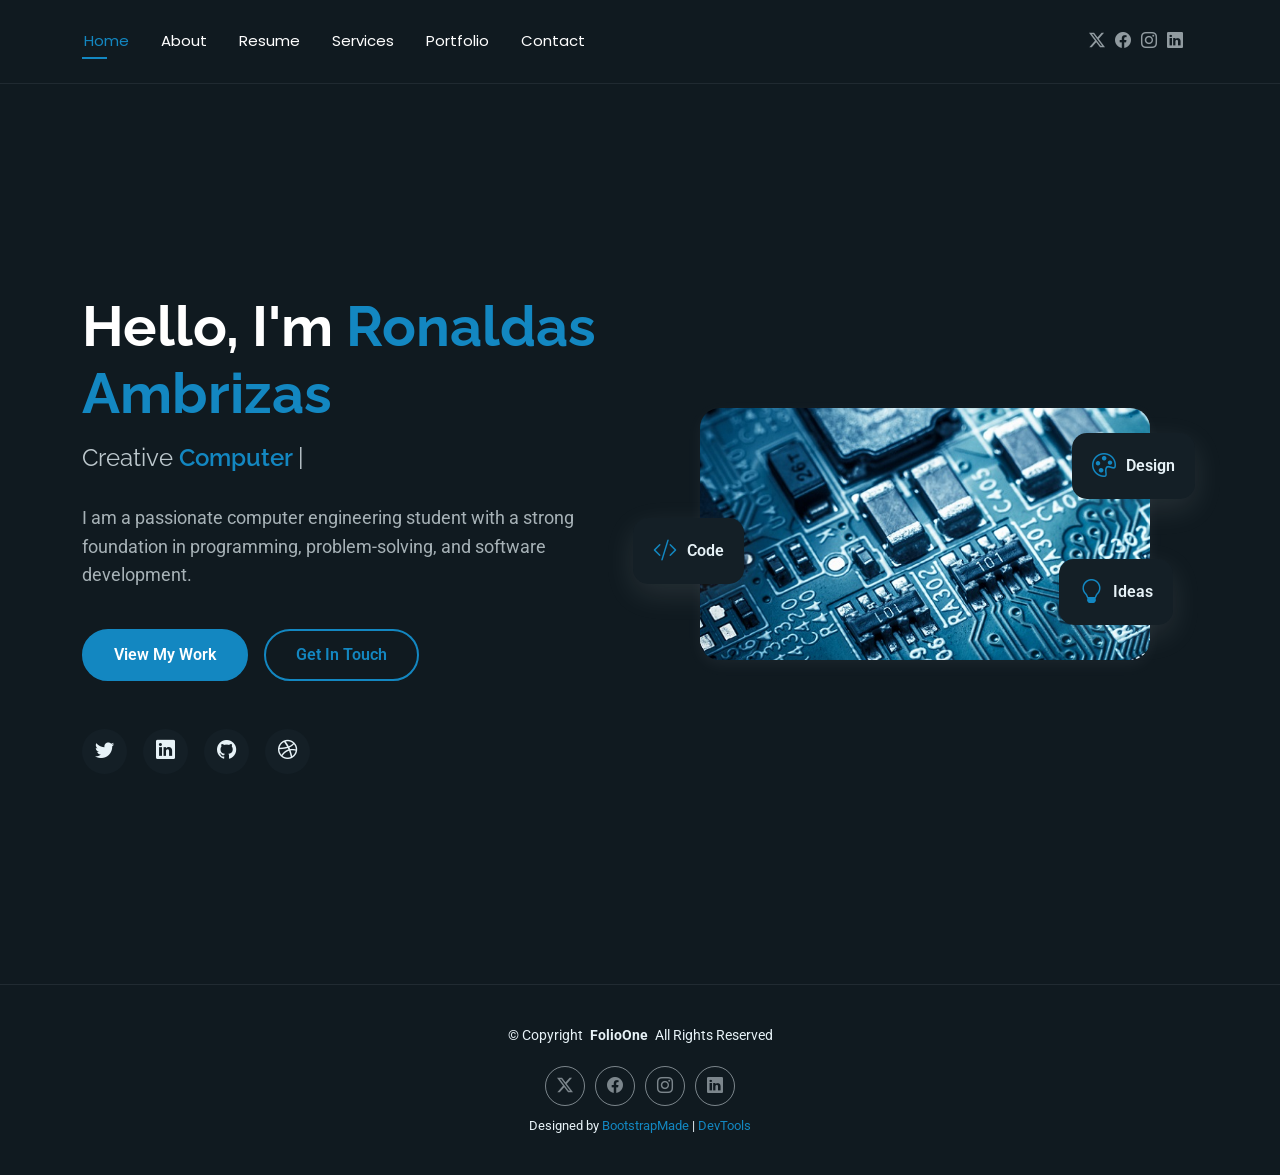
<file: index.html>
<!DOCTYPE html>
<html lang="en">

<head>
  <meta charset="utf-8">
  <meta content="width=device-width, initial-scale=1.0" name="viewport">
  <title>My CV</title>
  <meta name="description" content="Ronaldas Ambrizas CV page">
  <meta name="Author" content="Ronaldas Ambrizas">

  <!-- Favicons -->
  <link href="assets/img/favicon.png" rel="icon">
  <link href="assets/img/apple-touch-icon.png" rel="apple-touch-icon">

  <!-- Fonts -->
  <link href="https://fonts.googleapis.com" rel="preconnect">
  <link href="https://fonts.gstatic.com" rel="preconnect" crossorigin>
  <link href="https://fonts.googleapis.com/css2?family=Roboto:ital,wght@0,100;0,300;0,400;0,500;0,700;0,900;1,100;1,300;1,400;1,500;1,700;1,900&family=Poppins:ital,wght@0,100;0,200;0,300;0,400;0,500;0,600;0,700;0,800;0,900;1,100;1,200;1,300;1,400;1,500;1,600;1,700;1,800;1,900&family=Raleway:ital,wght@0,100;0,200;0,300;0,400;0,500;0,600;0,700;0,800;0,900;1,100;1,200;1,300;1,400;1,500;1,600;1,700;1,800;1,900&display=swap" rel="stylesheet">

  <!-- Vendor CSS Files -->
  <link href="assets/vendor/bootstrap/css/bootstrap.min.css" rel="stylesheet">
  <link href="assets/vendor/bootstrap-icons/bootstrap-icons.css" rel="stylesheet">
  <link href="assets/vendor/aos/aos.css" rel="stylesheet">
  <link href="assets/vendor/swiper/swiper-bundle.min.css" rel="stylesheet">
  <link href="assets/vendor/glightbox/css/glightbox.min.css" rel="stylesheet">

  <!-- Main CSS File -->
  <link href="assets/css/main.css" rel="stylesheet">

  <!-- =======================================================
  * Template Name: FolioOne
  * Template URL: https://bootstrapmade.com/folioone-bootstrap-portfolio-website-template/
  * Updated: Aug 23 2025 with Bootstrap v5.3.7
  * Author: BootstrapMade.com
  * License: https://bootstrapmade.com/license/
  ======================================================== -->
</head>

<body class="index-page">

  <header id="header" class="header d-flex align-items-center light-background sticky-top">
    <div class="container position-relative d-flex align-items-center justify-content-between">

      <!-- <a href="index.html" class="logo d-flex align-items-center me-auto me-xl-0">
      <img src="assets/img/logo.webp" alt="">
      <h1 class="sitename">FolioOne</h1> 
    </a> -->

      <nav id="navmenu" class="navmenu">
        <ul>
          <li><a href="index.html" class="active">Home</a></li>
          <li><a href="about.html">About</a></li>
          <li><a href="resume.html">Resume</a></li>
          <li><a href="services.html">Services</a></li>
          <li><a href="portfolio.html">Portfolio</a></li>
          <li><a href="contact.html">Contact</a></li>
        </ul>
        <i class="mobile-nav-toggle d-xl-none bi bi-list"></i>
      </nav>

      <div class="header-social-links">
        <a href="#" class="twitter"><i class="bi bi-twitter-x"></i></a>
        <a href="#" class="facebook"><i class="bi bi-facebook"></i></a>
        <a href="#" class="instagram"><i class="bi bi-instagram"></i></a>
        <a href="#" class="linkedin"><i class="bi bi-linkedin"></i></a>
      </div>

    </div>
  </header>

  <main class="main">

    <!-- Hero Section -->
    <section id="hero" class="hero section">

      <div class="container" data-aos="fade-up" data-aos-delay="100">

        <div class="row gy-4 align-items-center">
          <div class="col-lg-6 order-2 order-lg-1">
            <div class="hero-content">
              <h1 data-aos="fade-up" data-aos-delay="200">Hello, I'm <span class="highlight">Ronaldas Ambrizas</span></h1>
              <h2 data-aos="fade-up" data-aos-delay="300">Creative <span class="typed" data-typed-items="Computer Engineering Student, Former Delivery Driver"></span></h2>
              <p data-aos="fade-up" data-aos-delay="400">I am a passionate computer engineering student with a strong foundation in programming, problem-solving, and software development.</p>
              <div class="hero-actions" data-aos="fade-up" data-aos-delay="500">
                <a href="portfolio.html" class="btn btn-primary">View My Work</a>
                <a href="contact.html" class="btn btn-outline">Get In Touch</a>
              </div>
              <div class="social-links" data-aos="fade-up" data-aos-delay="600">
                <a href="#"><i class="bi bi-twitter"></i></a>
                <a href="#"><i class="bi bi-linkedin"></i></a>
                <a href="#"><i class="bi bi-github"></i></a>
                <a href="#"><i class="bi bi-dribbble"></i></a>
              </div>
            </div>
          </div>
          <div class="col-lg-6 order-1 order-lg-2">
            <div class="hero-image" data-aos="zoom-in" data-aos-delay="300">
              <div class="image-wrapper">
                <img src="assets/img/profile/download.webp" alt="PCB" class="img-fluid">
                <div class="floating-elements">
                  <div class="floating-card design" data-aos="fade-left" data-aos-delay="700">
                    <i class="bi bi-palette"></i>
                    <span>Design</span>
                  </div>
                  <div class="floating-card code" data-aos="fade-right" data-aos-delay="800">
                    <i class="bi bi-code-slash"></i>
                    <span>Code</span>
                  </div>
                  <div class="floating-card creativity" data-aos="fade-up" data-aos-delay="900">
                    <i class="bi bi-lightbulb"></i>
                    <span>Ideas</span>
                  </div>
                </div>
              </div>
            </div>
          </div>
        </div>

      </div>

    </section><!-- /Hero Section -->

  </main>

  <footer id="footer" class="footer">

    <div class="container">
      <div class="copyright text-center ">
        <p>© <span>Copyright</span> <strong class="px-1 sitename">FolioOne</strong> <span>All Rights Reserved<br></span></p>
      </div>
      <div class="social-links d-flex justify-content-center">
        <a href=""><i class="bi bi-twitter-x"></i></a>
        <a href=""><i class="bi bi-facebook"></i></a>
        <a href=""><i class="bi bi-instagram"></i></a>
        <a href=""><i class="bi bi-linkedin"></i></a>
      </div>
      <div class="credits">
        <!-- All the links in the footer should remain intact. -->
        <!-- You can delete the links only if you've purchased the pro version. -->
        <!-- Licensing information: https://bootstrapmade.com/license/ -->
        <!-- Purchase the pro version with working PHP/AJAX contact form: [buy-url] -->
        Designed by <a href="https://bootstrapmade.com/">BootstrapMade</a> | <a href="https://bootstrapmade.com/tools/">DevTools</a>
      </div>
    </div>

  </footer>

  <!-- Scroll Top -->
  <a href="#" id="scroll-top" class="scroll-top d-flex align-items-center justify-content-center"><i class="bi bi-arrow-up-short"></i></a>

  <!-- Preloader -->
  <div id="preloader"></div>

  <!-- Vendor JS Files -->
  <script src="assets/vendor/bootstrap/js/bootstrap.bundle.min.js"></script>
  <script src="assets/vendor/php-email-form/validate.js"></script>
  <script src="assets/vendor/aos/aos.js"></script>
  <script src="assets/vendor/typed.js/typed.umd.js"></script>
  <script src="assets/vendor/waypoints/noframework.waypoints.js"></script>
  <script src="assets/vendor/purecounter/purecounter_vanilla.js"></script>
  <script src="assets/vendor/swiper/swiper-bundle.min.js"></script>
  <script src="assets/vendor/imagesloaded/imagesloaded.pkgd.min.js"></script>
  <script src="assets/vendor/isotope-layout/isotope.pkgd.min.js"></script>
  <script src="assets/vendor/glightbox/js/glightbox.min.js"></script>

  <!-- Main JS File -->
  <script src="assets/js/main.js"></script>

</body>

</html>
</file>
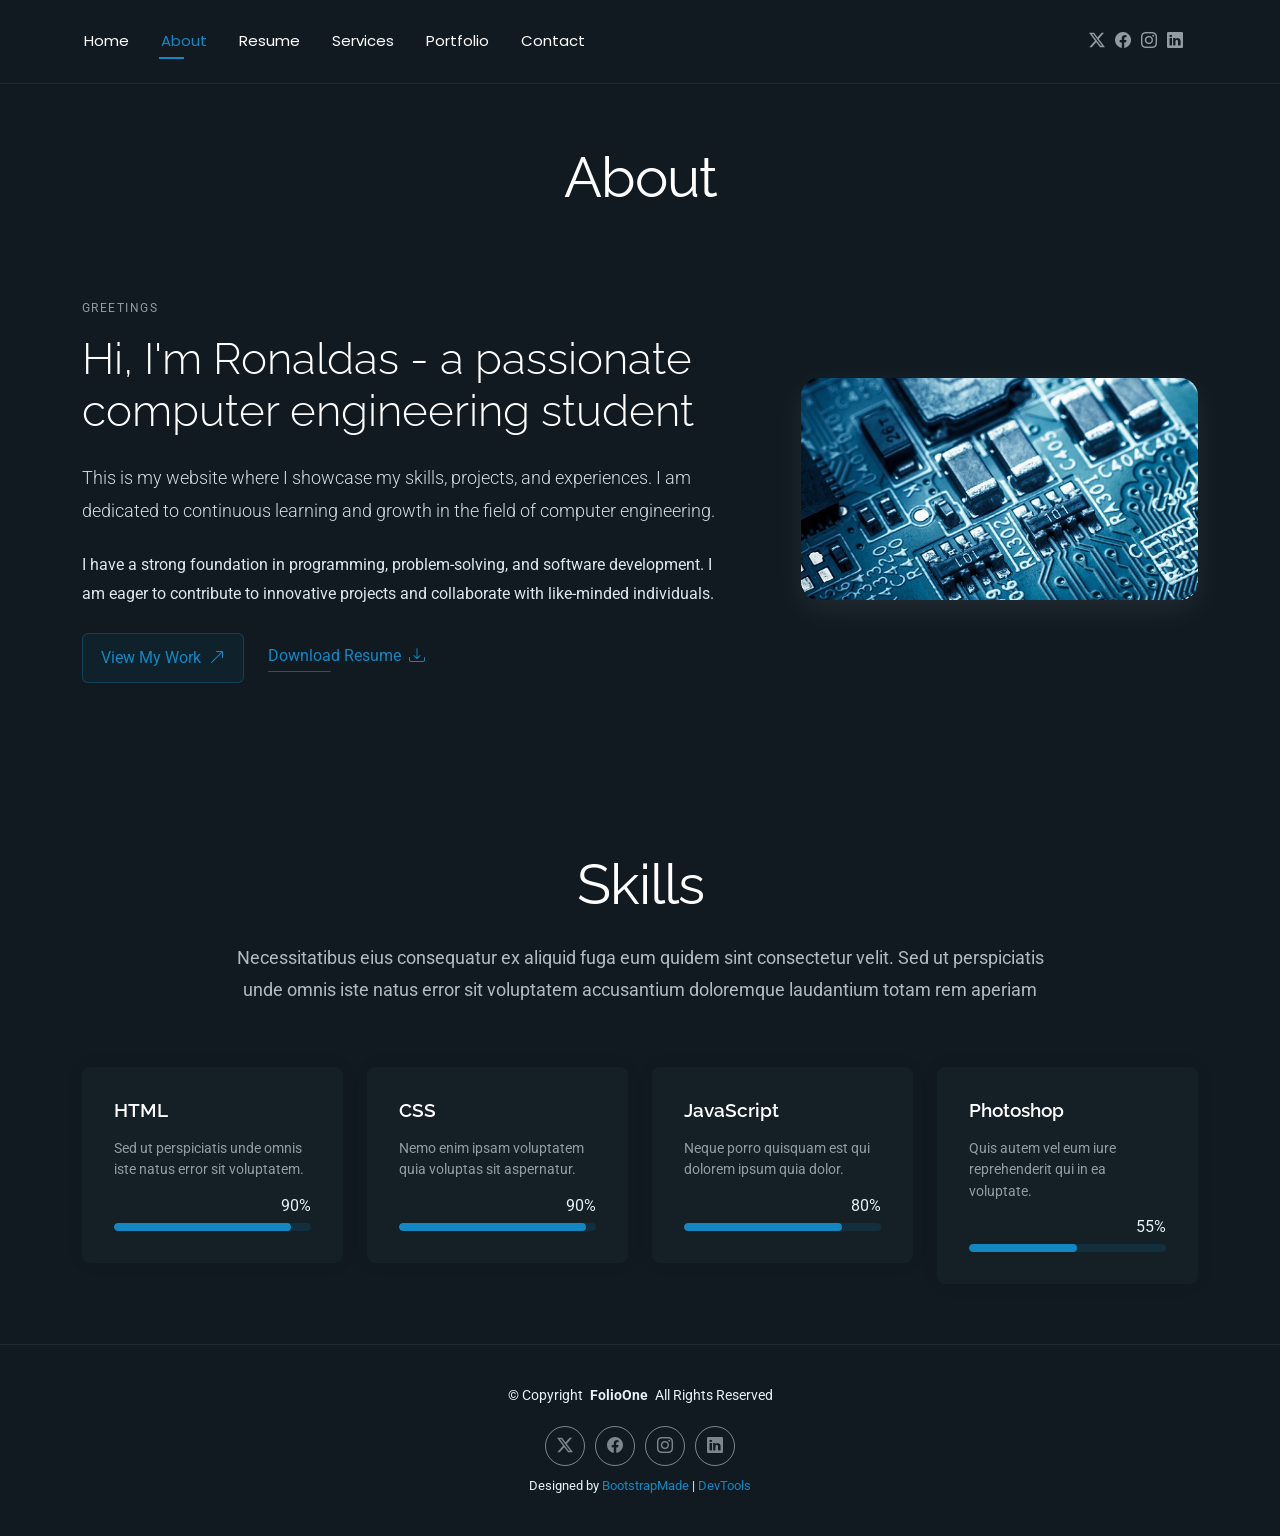
<file: about.html>
<!DOCTYPE html>
<html lang="English">

<head>
  <meta charset="utf-8">
  <meta content="width=device-width, initial-scale=1.0" name="viewport">
  <title>About - FolioOne Bootstrap Template</title>
  <meta name="description" content="">
  <meta name="keywords" content="">

  <!-- Favicons -->
  <link href="assets/img/favicon.png" rel="icon">
  <link href="assets/img/apple-touch-icon.png" rel="apple-touch-icon">

  <!-- Fonts -->
  <link href="https://fonts.googleapis.com" rel="preconnect">
  <link href="https://fonts.gstatic.com" rel="preconnect" crossorigin>
  <link href="https://fonts.googleapis.com/css2?family=Roboto:ital,wght@0,100;0,300;0,400;0,500;0,700;0,900;1,100;1,300;1,400;1,500;1,700;1,900&family=Poppins:ital,wght@0,100;0,200;0,300;0,400;0,500;0,600;0,700;0,800;0,900;1,100;1,200;1,300;1,400;1,500;1,600;1,700;1,800;1,900&family=Raleway:ital,wght@0,100;0,200;0,300;0,400;0,500;0,600;0,700;0,800;0,900;1,100;1,200;1,300;1,400;1,500;1,600;1,700;1,800;1,900&display=swap" rel="stylesheet">

  <!-- Vendor CSS Files -->
  <link href="assets/vendor/bootstrap/css/bootstrap.min.css" rel="stylesheet">
  <link href="assets/vendor/bootstrap-icons/bootstrap-icons.css" rel="stylesheet">
  <link href="assets/vendor/aos/aos.css" rel="stylesheet">
  <link href="assets/vendor/swiper/swiper-bundle.min.css" rel="stylesheet">
  <link href="assets/vendor/glightbox/css/glightbox.min.css" rel="stylesheet">

  <!-- Main CSS File -->
  <link href="assets/css/main.css" rel="stylesheet">

  <!-- =======================================================
  * Template Name: FolioOne
  * Template URL: https://bootstrapmade.com/folioone-bootstrap-portfolio-website-template/
  * Updated: Aug 23 2025 with Bootstrap v5.3.7
  * Author: BootstrapMade.com
  * License: https://bootstrapmade.com/license/
  ======================================================== -->
</head>

<body class="about-page">

  <header id="header" class="header d-flex align-items-center light-background sticky-top">
    <div class="container position-relative d-flex align-items-center justify-content-between">

      <!-- <a href="index.html" class="logo d-flex align-items-center me-auto me-xl-0">
      <img src="assets/img/logo.webp" alt="">
      <h1 class="sitename">FolioOne</h1> 
    </a> -->

      <nav id="navmenu" class="navmenu">
        <ul>
          <li><a href="index.html">Home</a></li>
          <li><a href="about.html" class="active">About</a></li>
          <li><a href="resume.html">Resume</a></li>
          <li><a href="services.html">Services</a></li>
          <li><a href="portfolio.html">Portfolio</a></li>
          <li><a href="contact.html">Contact</a></li>
        </ul>
        <i class="mobile-nav-toggle d-xl-none bi bi-list"></i>
      </nav>

      <div class="header-social-links">
        <a href="#" class="twitter"><i class="bi bi-twitter-x"></i></a>
        <a href="#" class="facebook"><i class="bi bi-facebook"></i></a>
        <a href="#" class="instagram"><i class="bi bi-instagram"></i></a>
        <a href="#" class="linkedin"><i class="bi bi-linkedin"></i></a>
      </div>

    </div>
  </header>

  <main class="main">

    <!-- About Section -->
    <section id="about" class="about section">

      <!-- Section Title -->
      <div class="container section-title" data-aos="fade-up">
        <h2>About</h2>
      </div><!-- End Section Title -->

      <div class="container" data-aos="fade-up" data-aos-delay="100">

        <!-- Intro + Photo -->
        <div class="row align-items-center justify-content-between gy-5 mb-5">
          <div class="col-lg-7" data-aos="fade-right" data-aos-delay="150">
            <div class="intro-content">
              <span class="eyebrow">Greetings</span>
              <h2 class="headline">Hi, I'm Ronaldas - a passionate computer engineering student</h2>
              <p class="lead">
                This is my website where I showcase my skills, projects, and experiences. I am dedicated to continuous learning and growth in the field of computer engineering.
              </p>
              <p>
                I have a strong foundation in programming, problem-solving, and software development. I am eager to contribute to innovative projects and collaborate with like-minded individuals.
              </p>

              <div class="cta-group">
                <a href="#portfolio" class="btn-ghost">
                  View My Work <i class="bi bi-arrow-up-right"></i>
                </a>
                <a href="#" class="link-underline">
                  Download Resume <i class="bi bi-download"></i>
                </a>
              </div>
            </div>
          </div>

          <div class="col-lg-5" data-aos="zoom-in" data-aos-delay="250">
            <figure class="profile-figure text-center text-lg-end">
              <img src="assets/img/profile/download.webp" alt="PCB" class="img-fluid profile-photo">
            </figure>
          </div>
        </div>
        <!-- End Intro + Photo -->
      </div>
    </section><!-- /About Section -->

    <!-- Skills Section -->
    <section id="skills" class="skills section">

      <!-- Section Title -->
      <div class="container section-title" data-aos="fade-up">
        <h2>Skills</h2>
        <p>Necessitatibus eius consequatur ex aliquid fuga eum quidem sint consectetur velit. Sed ut perspiciatis unde omnis iste natus error sit voluptatem accusantium doloremque laudantium totam rem aperiam</p>
      </div><!-- End Section Title -->

      <div class="container" data-aos="fade-up" data-aos-delay="100">

        <div class="row g-4 skills-animation">

          <div class="col-md-6 col-lg-3" data-aos="fade-up" data-aos-delay="100">
            <div class="skill-box">
              <h3>HTML</h3>
              <p>Sed ut perspiciatis unde omnis iste natus error sit voluptatem.</p>
              <span class="text-end d-block">90%</span>
              <div class="progress">
                <div class="progress-bar" role="progressbar" aria-valuenow="90" aria-valuemin="0" aria-valuemax="100"></div>
              </div>
            </div>
          </div>

          <div class="col-md-6 col-lg-3" data-aos="fade-up" data-aos-delay="200">
            <div class="skill-box">
              <h3>CSS</h3>
              <p>Nemo enim ipsam voluptatem quia voluptas sit aspernatur.</p>
              <span class="text-end d-block">90%</span>
              <div class="progress">
                <div class="progress-bar" role="progressbar" aria-valuenow="95" aria-valuemin="0" aria-valuemax="100"></div>
              </div>
            </div>
          </div>

          <div class="col-md-6 col-lg-3" data-aos="fade-up" data-aos-delay="300">
            <div class="skill-box">
              <h3>JavaScript</h3>
              <p>Neque porro quisquam est qui dolorem ipsum quia dolor.</p>
              <span class="text-end d-block">80%</span>
              <div class="progress">
                <div class="progress-bar" role="progressbar" aria-valuenow="80" aria-valuemin="0" aria-valuemax="100"></div>
              </div>
            </div>
          </div>

          <div class="col-md-6 col-lg-3" data-aos="fade-up" data-aos-delay="400">
            <div class="skill-box">
              <h3>Photoshop</h3>
              <p>Quis autem vel eum iure reprehenderit qui in ea voluptate.</p>
              <span class="text-end d-block">55%</span>
              <div class="progress">
                <div class="progress-bar" role="progressbar" aria-valuenow="55" aria-valuemin="0" aria-valuemax="100">
                </div>
              </div>
            </div>
          </div>

        </div>

      </div>

    </section><!-- /Skills Section -->
  </main>

  <footer id="footer" class="footer">

    <div class="container">
      <div class="copyright text-center ">
        <p>© <span>Copyright</span> <strong class="px-1 sitename">FolioOne</strong> <span>All Rights Reserved<br></span></p>
      </div>
      <div class="social-links d-flex justify-content-center">
        <a href=""><i class="bi bi-twitter-x"></i></a>
        <a href=""><i class="bi bi-facebook"></i></a>
        <a href=""><i class="bi bi-instagram"></i></a>
        <a href=""><i class="bi bi-linkedin"></i></a>
      </div>
      <div class="credits">
        <!-- All the links in the footer should remain intact. -->
        <!-- You can delete the links only if you've purchased the pro version. -->
        <!-- Licensing information: https://bootstrapmade.com/license/ -->
        <!-- Purchase the pro version with working PHP/AJAX contact form: [buy-url] -->
        Designed by <a href="https://bootstrapmade.com/">BootstrapMade</a> | <a href="https://bootstrapmade.com/tools/">DevTools</a>
      </div>
    </div>

  </footer>

  <!-- Scroll Top -->
  <a href="#" id="scroll-top" class="scroll-top d-flex align-items-center justify-content-center"><i class="bi bi-arrow-up-short"></i></a>

  <!-- Preloader -->
  <div id="preloader"></div>

  <!-- Vendor JS Files -->
  <script src="assets/vendor/bootstrap/js/bootstrap.bundle.min.js"></script>
  <script src="assets/vendor/php-email-form/validate.js"></script>
  <script src="assets/vendor/aos/aos.js"></script>
  <script src="assets/vendor/typed.js/typed.umd.js"></script>
  <script src="assets/vendor/waypoints/noframework.waypoints.js"></script>
  <script src="assets/vendor/purecounter/purecounter_vanilla.js"></script>
  <script src="assets/vendor/swiper/swiper-bundle.min.js"></script>
  <script src="assets/vendor/imagesloaded/imagesloaded.pkgd.min.js"></script>
  <script src="assets/vendor/isotope-layout/isotope.pkgd.min.js"></script>
  <script src="assets/vendor/glightbox/js/glightbox.min.js"></script>

  <!-- Main JS File -->
  <script src="assets/js/main.js"></script>

</body>

</html>
</file>
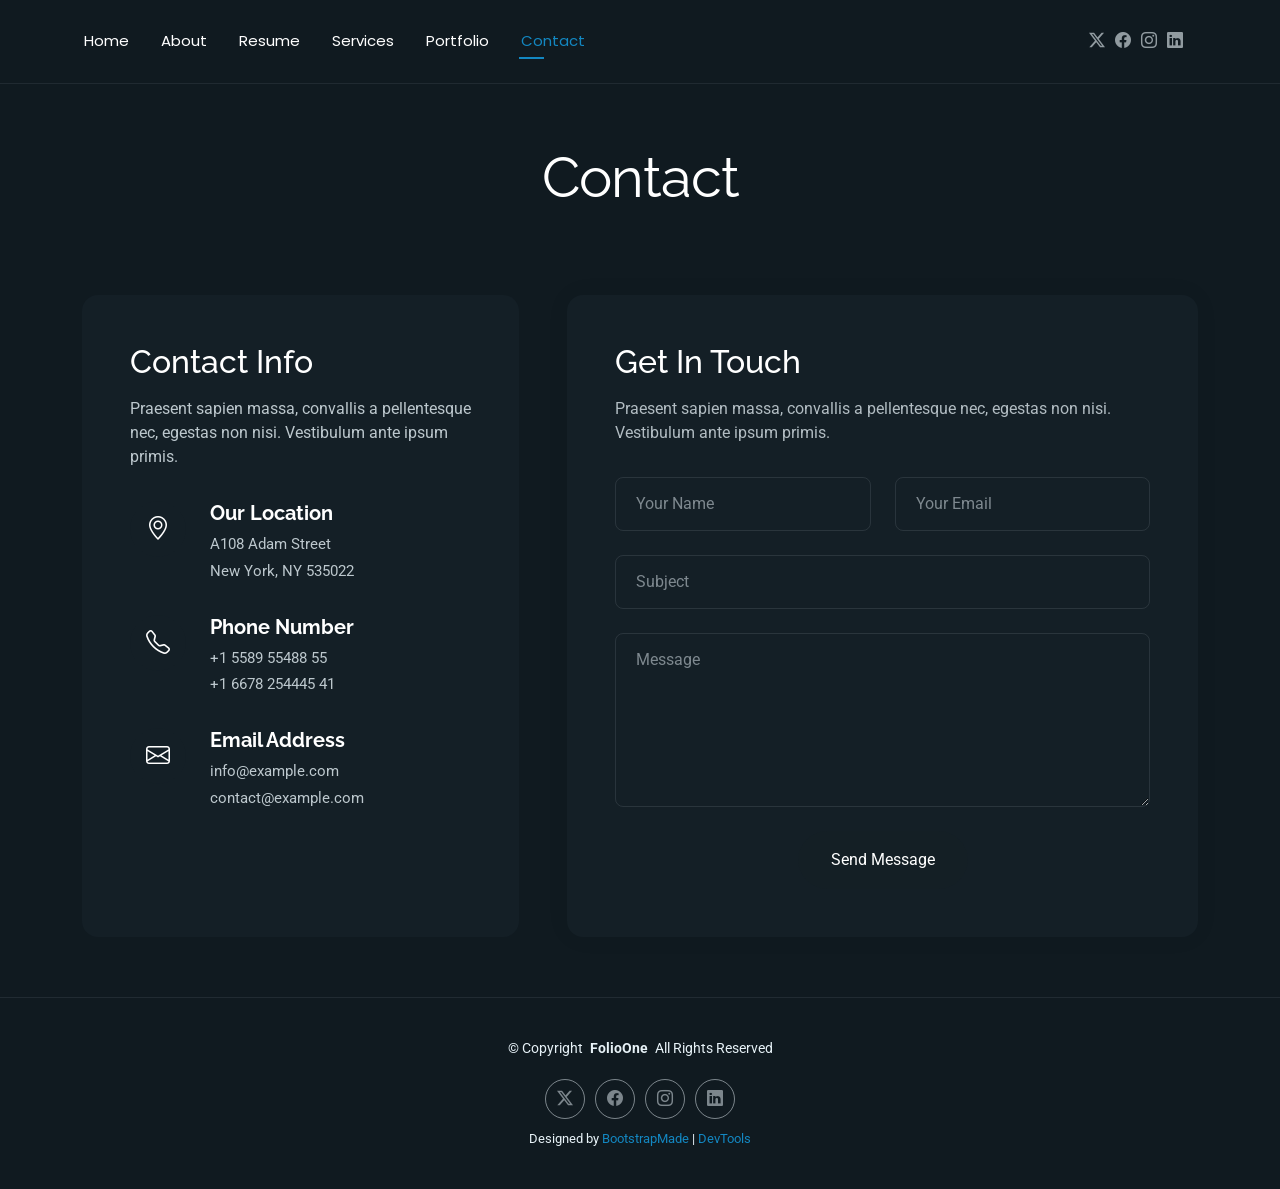
<file: contact.html>
<!DOCTYPE html>
<html lang="en">

<head>
  <meta charset="utf-8">
  <meta content="width=device-width, initial-scale=1.0" name="viewport">
  <title>Contact - FolioOne Bootstrap Template</title>
  <meta name="description" content="">
  <meta name="keywords" content="">

  <!-- Favicons -->
  <link href="assets/img/favicon.png" rel="icon">
  <link href="assets/img/apple-touch-icon.png" rel="apple-touch-icon">

  <!-- Fonts -->
  <link href="https://fonts.googleapis.com" rel="preconnect">
  <link href="https://fonts.gstatic.com" rel="preconnect" crossorigin>
  <link href="https://fonts.googleapis.com/css2?family=Roboto:ital,wght@0,100;0,300;0,400;0,500;0,700;0,900;1,100;1,300;1,400;1,500;1,700;1,900&family=Poppins:ital,wght@0,100;0,200;0,300;0,400;0,500;0,600;0,700;0,800;0,900;1,100;1,200;1,300;1,400;1,500;1,600;1,700;1,800;1,900&family=Raleway:ital,wght@0,100;0,200;0,300;0,400;0,500;0,600;0,700;0,800;0,900;1,100;1,200;1,300;1,400;1,500;1,600;1,700;1,800;1,900&display=swap" rel="stylesheet">

  <!-- Vendor CSS Files -->
  <link href="assets/vendor/bootstrap/css/bootstrap.min.css" rel="stylesheet">
  <link href="assets/vendor/bootstrap-icons/bootstrap-icons.css" rel="stylesheet">
  <link href="assets/vendor/aos/aos.css" rel="stylesheet">
  <link href="assets/vendor/swiper/swiper-bundle.min.css" rel="stylesheet">
  <link href="assets/vendor/glightbox/css/glightbox.min.css" rel="stylesheet">

  <!-- Main CSS File -->
  <link href="assets/css/main.css" rel="stylesheet">

  <!-- =======================================================
  * Template Name: FolioOne
  * Template URL: https://bootstrapmade.com/folioone-bootstrap-portfolio-website-template/
  * Updated: Aug 23 2025 with Bootstrap v5.3.7
  * Author: BootstrapMade.com
  * License: https://bootstrapmade.com/license/
  ======================================================== -->
</head>

<body class="contact-page">

  <header id="header" class="header d-flex align-items-center light-background sticky-top">
    <div class="container position-relative d-flex align-items-center justify-content-between">

      <!-- <a href="index.html" class="logo d-flex align-items-center me-auto me-xl-0">
      <img src="assets/img/logo.webp" alt="">
      <h1 class="sitename">FolioOne</h1> 
    </a> -->

      <nav id="navmenu" class="navmenu">
        <ul>
          <li><a href="index.html">Home</a></li>
          <li><a href="about.html">About</a></li>
          <li><a href="resume.html">Resume</a></li>
          <li><a href="services.html">Services</a></li>
          <li><a href="portfolio.html">Portfolio</a></li>
          <li><a href="contact.html" class="active">Contact</a></li>
        </ul>
        <i class="mobile-nav-toggle d-xl-none bi bi-list"></i>
      </nav>

      <div class="header-social-links">
        <a href="#" class="twitter"><i class="bi bi-twitter-x"></i></a>
        <a href="#" class="facebook"><i class="bi bi-facebook"></i></a>
        <a href="#" class="instagram"><i class="bi bi-instagram"></i></a>
        <a href="#" class="linkedin"><i class="bi bi-linkedin"></i></a>
      </div>

    </div>
  </header>

  <main class="main">

    <!-- Contact Section -->
    <section id="contact" class="contact section">

      <!-- Section Title -->
      <div class="container section-title" data-aos="fade-up">
        <h2>Contact</h2>
      </div><!-- End Section Title -->

      <div class="container" data-aos="fade-up" data-aos-delay="100">

        <div class="row g-4 g-lg-5">
          <div class="col-lg-5">
            <div class="info-box" data-aos="fade-up" data-aos-delay="200">
              <h3>Contact Info</h3>
              <p>Praesent sapien massa, convallis a pellentesque nec, egestas non nisi. Vestibulum ante ipsum primis.</p>

              <div class="info-item" data-aos="fade-up" data-aos-delay="300">
                <div class="icon-box">
                  <i class="bi bi-geo-alt"></i>
                </div>
                <div class="content">
                  <h4>Our Location</h4>
                  <p>A108 Adam Street</p>
                  <p>New York, NY 535022</p>
                </div>
              </div>

              <div class="info-item" data-aos="fade-up" data-aos-delay="400">
                <div class="icon-box">
                  <i class="bi bi-telephone"></i>
                </div>
                <div class="content">
                  <h4>Phone Number</h4>
                  <p>+1 5589 55488 55</p>
                  <p>+1 6678 254445 41</p>
                </div>
              </div>

              <div class="info-item" data-aos="fade-up" data-aos-delay="500">
                <div class="icon-box">
                  <i class="bi bi-envelope"></i>
                </div>
                <div class="content">
                  <h4>Email Address</h4>
                  <p>info@example.com</p>
                  <p>contact@example.com</p>
                </div>
              </div>
            </div>
          </div>

          <div class="col-lg-7">
            <div class="contact-form" data-aos="fade-up" data-aos-delay="300">
              <h3>Get In Touch</h3>
              <p>Praesent sapien massa, convallis a pellentesque nec, egestas non nisi. Vestibulum ante ipsum primis.</p>

              <form action="forms/contact.php" method="post" class="php-email-form" data-aos="fade-up" data-aos-delay="200">
                <div class="row gy-4">

                  <div class="col-md-6">
                    <input type="text" name="name" class="form-control" placeholder="Your Name" required="">
                  </div>

                  <div class="col-md-6 ">
                    <input type="email" class="form-control" name="email" placeholder="Your Email" required="">
                  </div>

                  <div class="col-12">
                    <input type="text" class="form-control" name="subject" placeholder="Subject" required="">
                  </div>

                  <div class="col-12">
                    <textarea class="form-control" name="message" rows="6" placeholder="Message" required=""></textarea>
                  </div>

                  <div class="col-12 text-center">
                    <div class="loading">Loading</div>
                    <div class="error-message"></div>
                    <div class="sent-message">Your message has been sent. Thank you!</div>

                    <button type="submit" class="btn">Send Message</button>
                  </div>

                </div>
              </form>

            </div>
          </div>

        </div>

      </div>

    </section><!-- /Contact Section -->

  </main>

  <footer id="footer" class="footer">

    <div class="container">
      <div class="copyright text-center ">
        <p>© <span>Copyright</span> <strong class="px-1 sitename">FolioOne</strong> <span>All Rights Reserved<br></span></p>
      </div>
      <div class="social-links d-flex justify-content-center">
        <a href=""><i class="bi bi-twitter-x"></i></a>
        <a href=""><i class="bi bi-facebook"></i></a>
        <a href=""><i class="bi bi-instagram"></i></a>
        <a href=""><i class="bi bi-linkedin"></i></a>
      </div>
      <div class="credits">
        <!-- All the links in the footer should remain intact. -->
        <!-- You can delete the links only if you've purchased the pro version. -->
        <!-- Licensing information: https://bootstrapmade.com/license/ -->
        <!-- Purchase the pro version with working PHP/AJAX contact form: [buy-url] -->
        Designed by <a href="https://bootstrapmade.com/">BootstrapMade</a> | <a href="https://bootstrapmade.com/tools/">DevTools</a>
      </div>
    </div>

  </footer>

  <!-- Scroll Top -->
  <a href="#" id="scroll-top" class="scroll-top d-flex align-items-center justify-content-center"><i class="bi bi-arrow-up-short"></i></a>

  <!-- Preloader -->
  <div id="preloader"></div>

  <!-- Vendor JS Files -->
  <script src="assets/vendor/bootstrap/js/bootstrap.bundle.min.js"></script>
  <script src="assets/vendor/php-email-form/validate.js"></script>
  <script src="assets/vendor/aos/aos.js"></script>
  <script src="assets/vendor/typed.js/typed.umd.js"></script>
  <script src="assets/vendor/waypoints/noframework.waypoints.js"></script>
  <script src="assets/vendor/purecounter/purecounter_vanilla.js"></script>
  <script src="assets/vendor/swiper/swiper-bundle.min.js"></script>
  <script src="assets/vendor/imagesloaded/imagesloaded.pkgd.min.js"></script>
  <script src="assets/vendor/isotope-layout/isotope.pkgd.min.js"></script>
  <script src="assets/vendor/glightbox/js/glightbox.min.js"></script>

  <!-- Main JS File -->
  <script src="assets/js/main.js"></script>

</body>

</html>
</file>
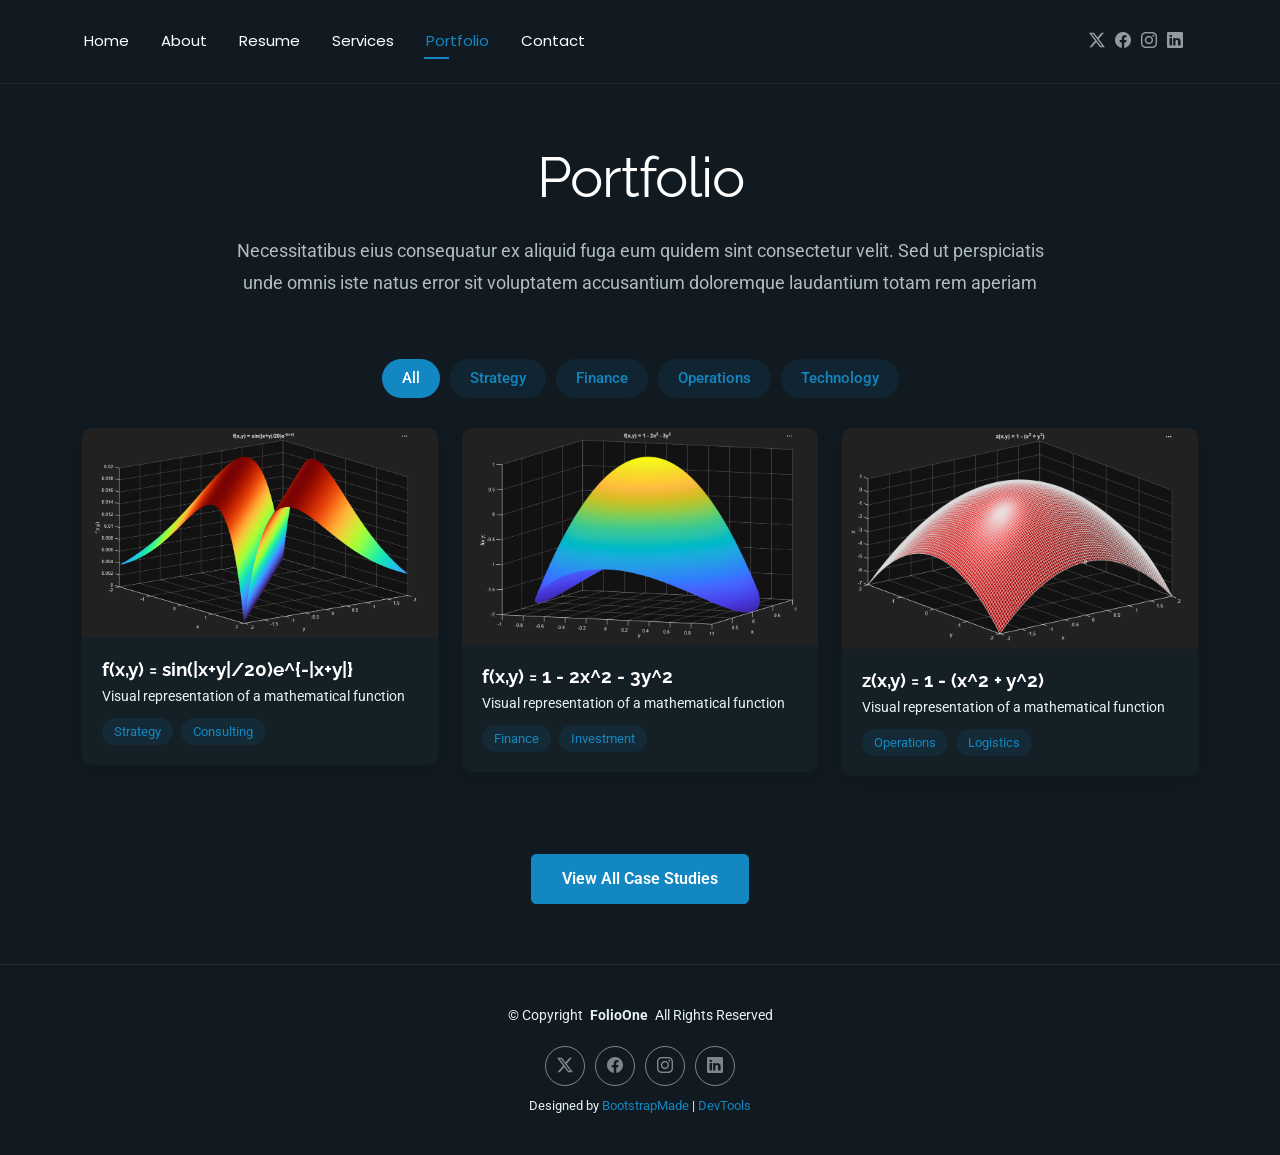
<file: portfolio.html>
<!DOCTYPE html>
<html lang="en">

<head>
  <meta charset="utf-8">
  <meta content="width=device-width, initial-scale=1.0" name="viewport">
  <title>Portfolio - FolioOne Bootstrap Template</title>
  <meta name="description" content="">
  <meta name="keywords" content="">

  <!-- Favicons -->
  <link href="assets/img/favicon.png" rel="icon">
  <link href="assets/img/apple-touch-icon.png" rel="apple-touch-icon">

  <!-- Fonts -->
  <link href="https://fonts.googleapis.com" rel="preconnect">
  <link href="https://fonts.gstatic.com" rel="preconnect" crossorigin>
  <link href="https://fonts.googleapis.com/css2?family=Roboto:ital,wght@0,100;0,300;0,400;0,500;0,700;0,900;1,100;1,300;1,400;1,500;1,700;1,900&family=Poppins:ital,wght@0,100;0,200;0,300;0,400;0,500;0,600;0,700;0,800;0,900;1,100;1,200;1,300;1,400;1,500;1,600;1,700;1,800;1,900&family=Raleway:ital,wght@0,100;0,200;0,300;0,400;0,500;0,600;0,700;0,800;0,900;1,100;1,200;1,300;1,400;1,500;1,600;1,700;1,800;1,900&display=swap" rel="stylesheet">

  <!-- Vendor CSS Files -->
  <link href="assets/vendor/bootstrap/css/bootstrap.min.css" rel="stylesheet">
  <link href="assets/vendor/bootstrap-icons/bootstrap-icons.css" rel="stylesheet">
  <link href="assets/vendor/aos/aos.css" rel="stylesheet">
  <link href="assets/vendor/swiper/swiper-bundle.min.css" rel="stylesheet">
  <link href="assets/vendor/glightbox/css/glightbox.min.css" rel="stylesheet">

  <!-- Main CSS File -->
  <link href="assets/css/main.css" rel="stylesheet">

  <!-- =======================================================
  * Template Name: FolioOne
  * Template URL: https://bootstrapmade.com/folioone-bootstrap-portfolio-website-template/
  * Updated: Aug 23 2025 with Bootstrap v5.3.7
  * Author: BootstrapMade.com
  * License: https://bootstrapmade.com/license/
  ======================================================== -->
</head>

<body class="portfolio-page">

  <header id="header" class="header d-flex align-items-center light-background sticky-top">
    <div class="container position-relative d-flex align-items-center justify-content-between">

      <!-- <a href="index.html" class="logo d-flex align-items-center me-auto me-xl-0">
      <img src="assets/img/logo.webp" alt="">
      <h1 class="sitename">FolioOne</h1> 
    </a> -->

      <nav id="navmenu" class="navmenu">
        <ul>
          <li><a href="index.html">Home</a></li>
          <li><a href="about.html">About</a></li>
          <li><a href="resume.html">Resume</a></li>
          <li><a href="services.html">Services</a></li>
          <li><a href="portfolio.html" class="active">Portfolio</a></li>
          <li><a href="contact.html">Contact</a></li>
        </ul>
        <i class="mobile-nav-toggle d-xl-none bi bi-list"></i>
      </nav>

      <div class="header-social-links">
        <a href="#" class="twitter"><i class="bi bi-twitter-x"></i></a>
        <a href="#" class="facebook"><i class="bi bi-facebook"></i></a>
        <a href="#" class="instagram"><i class="bi bi-instagram"></i></a>
        <a href="#" class="linkedin"><i class="bi bi-linkedin"></i></a>
      </div>

    </div>
  </header>

  <main class="main">

    <!-- Portfolio Section -->
    <section id="portfolio" class="portfolio section">

      <!-- Section Title -->
      <div class="container section-title" data-aos="fade-up">
        <h2>Portfolio</h2>
        <p>Necessitatibus eius consequatur ex aliquid fuga eum quidem sint consectetur velit. Sed ut perspiciatis unde omnis iste natus error sit voluptatem accusantium doloremque laudantium totam rem aperiam</p>
      </div><!-- End Section Title -->

      <div class="container" data-aos="fade-up" data-aos-delay="100">

        <div class="isotope-layout" data-default-filter="*" data-layout="masonry" data-sort="original-order">
          <ul class="portfolio-filters isotope-filters" data-aos="fade-up" data-aos-delay="200">
            <li data-filter="*" class="filter-active">All</li>
            <li data-filter=".filter-strategy">Strategy</li>
            <li data-filter=".filter-finance">Finance</li>
            <li data-filter=".filter-operations">Operations</li>
            <li data-filter=".filter-technology">Technology</li>
          </ul><!-- End Portfolio Filters -->

          <div class="row gy-4 isotope-container" data-aos="fade-up" data-aos-delay="300">
            <div class="col-lg-4 col-md-6 portfolio-item isotope-item filter-strategy">
              <div class="portfolio-card">
                <div class="portfolio-img">
                  <img src="assets/img/portfolio/portfolio-1.webp" alt="Portfolio Item" class="img-fluid">
                  <div class="portfolio-overlay">
                    <a href="assets/img/portfolio/portfolio-1.webp" class="glightbox portfolio-lightbox"><i class="bi bi-plus"></i></a>
                    <a href="#" class="portfolio-details-link"><i class="bi bi-link"></i></a>
                  </div>
                </div>
                <div class="portfolio-info">
                  <h4>f(x,y) = sin(|x+y|/20)e^{-|x+y|}</h4>
                  <p>Visual representation of a mathematical function</p>
                  <div class="portfolio-tags">
                    <span>Strategy</span>
                    <span>Consulting</span>
                  </div>
                </div>
              </div>
            </div>

            <div class="col-lg-4 col-md-6 portfolio-item isotope-item filter-finance">
              <div class="portfolio-card">
                <div class="portfolio-img">
                  <img src="assets/img/portfolio/portfolio-2.webp" alt="Portfolio Item" class="img-fluid">
                  <div class="portfolio-overlay">
                    <a href="assets/img/portfolio/portfolio-2.webp" class="glightbox portfolio-lightbox"><i class="bi bi-plus"></i></a>
                    <a href="#" class="portfolio-details-link"><i class="bi bi-link"></i></a>
                  </div>
                </div>
                <div class="portfolio-info">
                  <h4>f(x,y) = 1 - 2x^2 - 3y^2</h4>
                  <p>Visual representation of a mathematical function</p>
                  <div class="portfolio-tags">
                    <span>Finance</span>
                    <span>Investment</span>
                  </div>
                </div>
              </div>
            </div>

            <div class="col-lg-4 col-md-6 portfolio-item isotope-item filter-operations">
              <div class="portfolio-card">
                <div class="portfolio-img">
                  <img src="assets/img/portfolio/portfolio-3.webp" alt="Portfolio Item" class="img-fluid">
                  <div class="portfolio-overlay">
                    <a href="assets/img/portfolio/portfolio-3.webp" class="glightbox portfolio-lightbox"><i class="bi bi-plus"></i></a>
                    <a href="#" class="portfolio-details-link"><i class="bi bi-link"></i></a>
                  </div>
                </div>
                <div class="portfolio-info">
                  <h4>z(x,y) = 1 - (x^2 + y^2)</h4>
                  <p>Visual representation of a mathematical function</p>
                  <div class="portfolio-tags">
                    <span>Operations</span>
                    <span>Logistics</span>
                  </div>
                </div>
              </div>
            </div>

           
          </div><!-- End Portfolio Items Container -->

        </div>

        <div class="text-center mt-5" data-aos="fade-up" data-aos-delay="400">
          <a href="#portfolio" class="btn btn-primary">View All Case Studies</a>
        </div>

      </div>

    </section><!-- /Portfolio Section -->

  </main>

  <footer id="footer" class="footer">

    <div class="container">
      <div class="copyright text-center ">
        <p>© <span>Copyright</span> <strong class="px-1 sitename">FolioOne</strong> <span>All Rights Reserved<br></span></p>
      </div>
      <div class="social-links d-flex justify-content-center">
        <a href=""><i class="bi bi-twitter-x"></i></a>
        <a href=""><i class="bi bi-facebook"></i></a>
        <a href=""><i class="bi bi-instagram"></i></a>
        <a href=""><i class="bi bi-linkedin"></i></a>
      </div>
      <div class="credits">
        <!-- All the links in the footer should remain intact. -->
        <!-- You can delete the links only if you've purchased the pro version. -->
        <!-- Licensing information: https://bootstrapmade.com/license/ -->
        <!-- Purchase the pro version with working PHP/AJAX contact form: [buy-url] -->
        Designed by <a href="https://bootstrapmade.com/">BootstrapMade</a> | <a href="https://bootstrapmade.com/tools/">DevTools</a>
      </div>
    </div>

  </footer>

  <!-- Scroll Top -->
  <a href="#" id="scroll-top" class="scroll-top d-flex align-items-center justify-content-center"><i class="bi bi-arrow-up-short"></i></a>

  <!-- Preloader -->
  <div id="preloader"></div>

  <!-- Vendor JS Files -->
  <script src="assets/vendor/bootstrap/js/bootstrap.bundle.min.js"></script>
  <script src="assets/vendor/php-email-form/validate.js"></script>
  <script src="assets/vendor/aos/aos.js"></script>
  <script src="assets/vendor/typed.js/typed.umd.js"></script>
  <script src="assets/vendor/waypoints/noframework.waypoints.js"></script>
  <script src="assets/vendor/purecounter/purecounter_vanilla.js"></script>
  <script src="assets/vendor/swiper/swiper-bundle.min.js"></script>
  <script src="assets/vendor/imagesloaded/imagesloaded.pkgd.min.js"></script>
  <script src="assets/vendor/isotope-layout/isotope.pkgd.min.js"></script>
  <script src="assets/vendor/glightbox/js/glightbox.min.js"></script>

  <!-- Main JS File -->
  <script src="assets/js/main.js"></script>

</body>

</html>
</file>
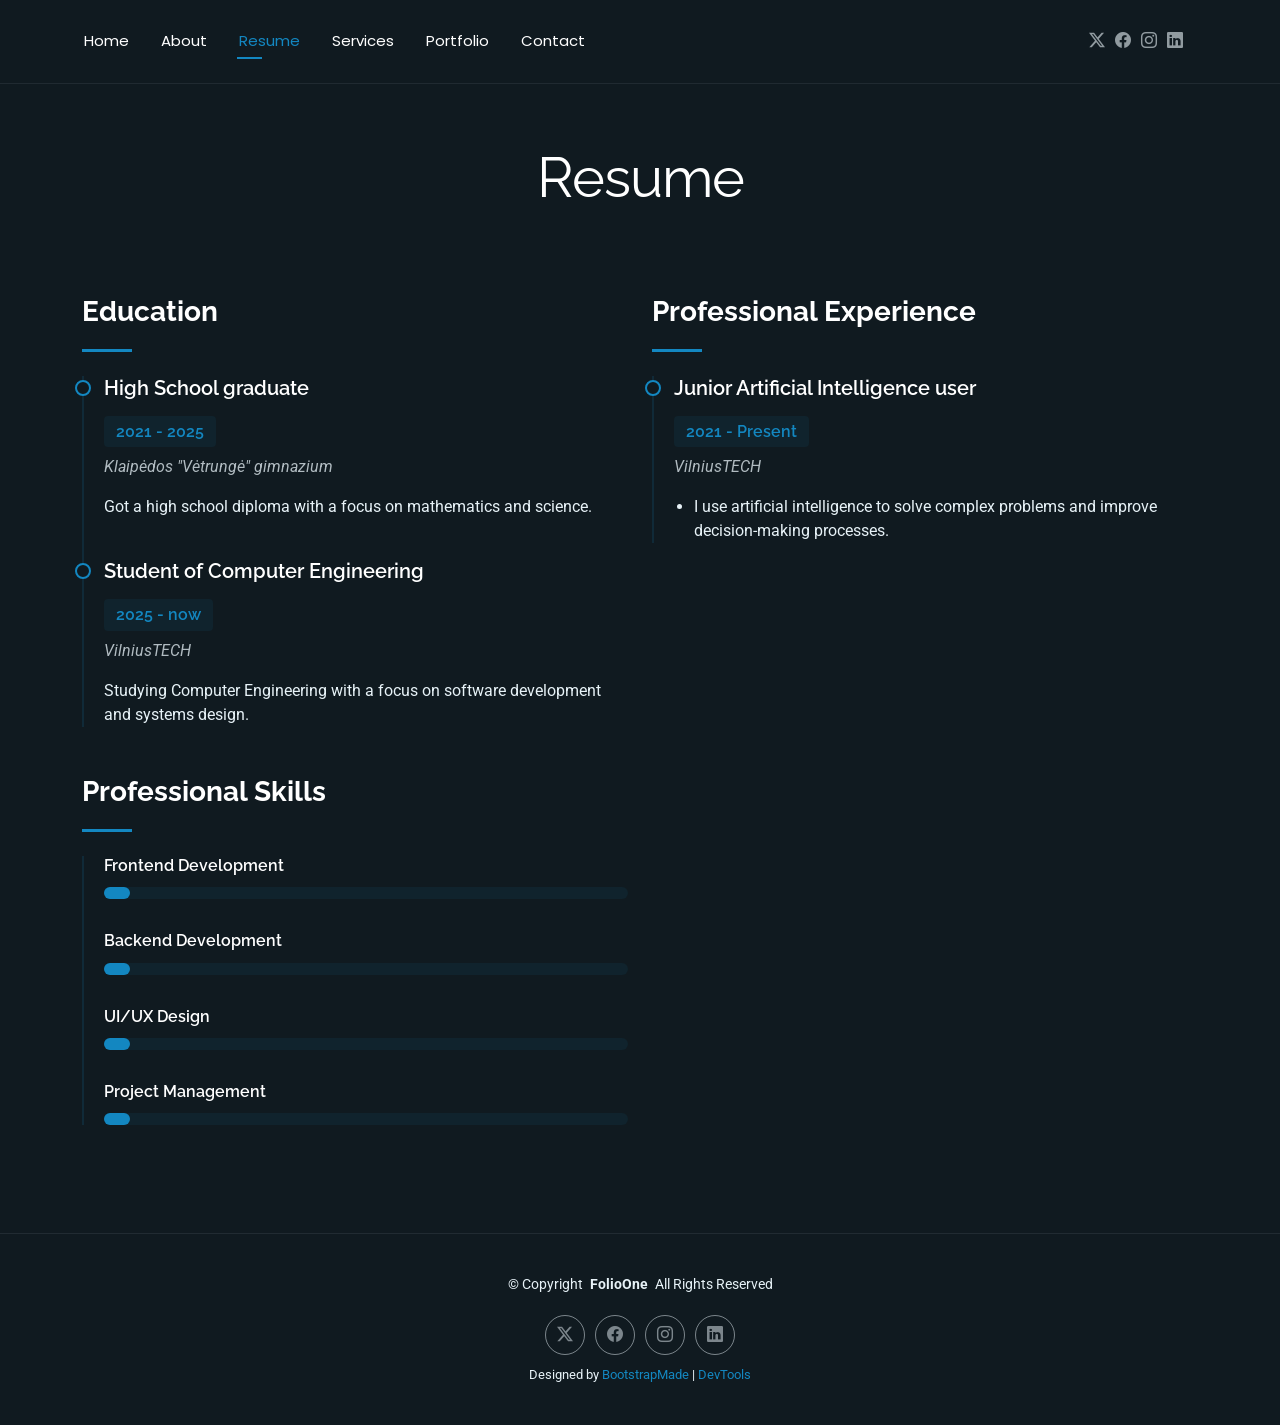
<file: resume.html>
<!DOCTYPE html>
<html lang="en">

<head>
  <meta charset="utf-8">
  <meta content="width=device-width, initial-scale=1.0" name="viewport">
  <title>Resume - FolioOne Bootstrap Template</title>
  <meta name="description" content="">
  <meta name="keywords" content="">

  <!-- Favicons -->
  <link href="assets/img/favicon.png" rel="icon">
  <link href="assets/img/apple-touch-icon.png" rel="apple-touch-icon">

  <!-- Fonts -->
  <link href="https://fonts.googleapis.com" rel="preconnect">
  <link href="https://fonts.gstatic.com" rel="preconnect" crossorigin>
  <link href="https://fonts.googleapis.com/css2?family=Roboto:ital,wght@0,100;0,300;0,400;0,500;0,700;0,900;1,100;1,300;1,400;1,500;1,700;1,900&family=Poppins:ital,wght@0,100;0,200;0,300;0,400;0,500;0,600;0,700;0,800;0,900;1,100;1,200;1,300;1,400;1,500;1,600;1,700;1,800;1,900&family=Raleway:ital,wght@0,100;0,200;0,300;0,400;0,500;0,600;0,700;0,800;0,900;1,100;1,200;1,300;1,400;1,500;1,600;1,700;1,800;1,900&display=swap" rel="stylesheet">

  <!-- Vendor CSS Files -->
  <link href="assets/vendor/bootstrap/css/bootstrap.min.css" rel="stylesheet">
  <link href="assets/vendor/bootstrap-icons/bootstrap-icons.css" rel="stylesheet">
  <link href="assets/vendor/aos/aos.css" rel="stylesheet">
  <link href="assets/vendor/swiper/swiper-bundle.min.css" rel="stylesheet">
  <link href="assets/vendor/glightbox/css/glightbox.min.css" rel="stylesheet">

  <!-- Main CSS File -->
  <link href="assets/css/main.css" rel="stylesheet">

  <!-- =======================================================
  * Template Name: FolioOne
  * Template URL: https://bootstrapmade.com/folioone-bootstrap-portfolio-website-template/
  * Updated: Aug 23 2025 with Bootstrap v5.3.7
  * Author: BootstrapMade.com
  * License: https://bootstrapmade.com/license/
  ======================================================== -->
</head>

<body class="resume-page">

  <header id="header" class="header d-flex align-items-center light-background sticky-top">
    <div class="container position-relative d-flex align-items-center justify-content-between">

      <!-- <a href="index.html" class="logo d-flex align-items-center me-auto me-xl-0">
      <img src="assets/img/logo.webp" alt="">
      <h1 class="sitename">FolioOne</h1> 
    </a> -->

      <nav id="navmenu" class="navmenu">
        <ul>
          <li><a href="index.html">Home</a></li>
          <li><a href="about.html">About</a></li>
          <li><a href="resume.html" class="active">Resume</a></li>
          <li><a href="services.html">Services</a></li>
          <li><a href="portfolio.html">Portfolio</a></li>
          <li><a href="contact.html">Contact</a></li>
        </ul>
        <i class="mobile-nav-toggle d-xl-none bi bi-list"></i>
      </nav>

      <div class="header-social-links">
        <a href="#" class="twitter"><i class="bi bi-twitter-x"></i></a>
        <a href="#" class="facebook"><i class="bi bi-facebook"></i></a>
        <a href="#" class="instagram"><i class="bi bi-instagram"></i></a>
        <a href="#" class="linkedin"><i class="bi bi-linkedin"></i></a>
      </div>

    </div>
  </header>

  <main class="main">

    <!-- Resume Section -->
    <section id="resume" class="resume section">

      <!-- Section Title -->
      <div class="container section-title" data-aos="fade-up">
        <h2>Resume</h2>
      </div><!-- End Section Title -->

      <div class="container" data-aos="fade-up" data-aos-delay="100">

        <div class="row">
          <div class="col-lg-6">

            <!-- Education Section -->
            <div class="resume-item" data-aos="fade-up">
              <h3 class="resume-title">Education</h3>

              <div class="resume-content">
                <article class="education-item">
                  <h4>High School graduate</h4>
                  <h5>2021 - 2025</h5>
                  <p class="institution"><em>Klaipėdos "Vėtrungė" gimnazium</em></p>
                  <p>Got a high school diploma with a focus on mathematics and science.</p>
                </article>

                <article class="education-item">
                  <h4>Student of Computer Engineering</h4>
                  <h5>2025 - now</h5>
                  <p class="institution"><em>VilniusTECH</em></p>
                  <p>Studying Computer Engineering with a focus on software development and systems design.</p>
                </article>
              </div>
            </div><!-- End Education Section -->

            <!-- Professional Skills Section -->
            <div class="resume-item skills-animation" data-aos="fade-up">
              <h3 class="resume-title">Professional Skills</h3>

              <div class="resume-content">
                <div class="skill-item">
                  <h4>Frontend Development</h4>
                  <div class="progress">
                    <div class="progress-bar" role="progressbar" aria-valuenow="5" aria-valuemin="0" aria-valuemax="100"></div>
                  </div>
                </div>

                <div class="skill-item">
                  <h4>Backend Development</h4>
                  <div class="progress">
                    <div class="progress-bar" role="progressbar" aria-valuenow="5" aria-valuemin="0" aria-valuemax="100"></div>
                  </div>
                </div>

                <div class="skill-item">
                  <h4>UI/UX Design</h4>
                  <div class="progress">
                    <div class="progress-bar" role="progressbar" aria-valuenow="5" aria-valuemin="0" aria-valuemax="100"></div>
                  </div>
                </div>

                <div class="skill-item">
                  <h4>Project Management</h4>
                  <div class="progress">
                    <div class="progress-bar" role="progressbar" aria-valuenow="5" aria-valuemin="0" aria-valuemax="100"></div>
                  </div>
                </div>
              </div>
            </div><!-- End Professional Skills Section -->
          </div>

          <div class="col-lg-6">
            <!-- Experience Section -->
            <div class="resume-item" data-aos="fade-up" data-aos-delay="100">
              <h3 class="resume-title">Professional Experience</h3>

              <div class="resume-content">
                <article class="experience-item">
                  <h4>Junior Artificial Intelligence user</h4>
                  <h5>2021 - Present</h5>
                  <p class="company"><em>VilniusTECH</em></p>
                  <ul>
                    <li>I use artificial intelligence to solve complex problems and improve decision-making processes.</li>
                  </ul>
                </article>

              </div>
            </div><!-- End Experience Section -->
          </div>
        </div>

      </div>

    </section><!-- /Resume Section -->

  </main>

  <footer id="footer" class="footer">

    <div class="container">
      <div class="copyright text-center ">
        <p>© <span>Copyright</span> <strong class="px-1 sitename">FolioOne</strong> <span>All Rights Reserved<br></span></p>
      </div>
      <div class="social-links d-flex justify-content-center">
        <a href=""><i class="bi bi-twitter-x"></i></a>
        <a href=""><i class="bi bi-facebook"></i></a>
        <a href=""><i class="bi bi-instagram"></i></a>
        <a href=""><i class="bi bi-linkedin"></i></a>
      </div>
      <div class="credits">
        <!-- All the links in the footer should remain intact. -->
        <!-- You can delete the links only if you've purchased the pro version. -->
        <!-- Licensing information: https://bootstrapmade.com/license/ -->
        <!-- Purchase the pro version with working PHP/AJAX contact form: [buy-url] -->
        Designed by <a href="https://bootstrapmade.com/">BootstrapMade</a> | <a href="https://bootstrapmade.com/tools/">DevTools</a>
      </div>
    </div>

  </footer>

  <!-- Scroll Top -->
  <a href="#" id="scroll-top" class="scroll-top d-flex align-items-center justify-content-center"><i class="bi bi-arrow-up-short"></i></a>

  <!-- Preloader -->
  <div id="preloader"></div>

  <!-- Vendor JS Files -->
  <script src="assets/vendor/bootstrap/js/bootstrap.bundle.min.js"></script>
  <script src="assets/vendor/php-email-form/validate.js"></script>
  <script src="assets/vendor/aos/aos.js"></script>
  <script src="assets/vendor/typed.js/typed.umd.js"></script>
  <script src="assets/vendor/waypoints/noframework.waypoints.js"></script>
  <script src="assets/vendor/purecounter/purecounter_vanilla.js"></script>
  <script src="assets/vendor/swiper/swiper-bundle.min.js"></script>
  <script src="assets/vendor/imagesloaded/imagesloaded.pkgd.min.js"></script>
  <script src="assets/vendor/isotope-layout/isotope.pkgd.min.js"></script>
  <script src="assets/vendor/glightbox/js/glightbox.min.js"></script>

  <!-- Main JS File -->
  <script src="assets/js/main.js"></script>

</body>

</html>
</file>
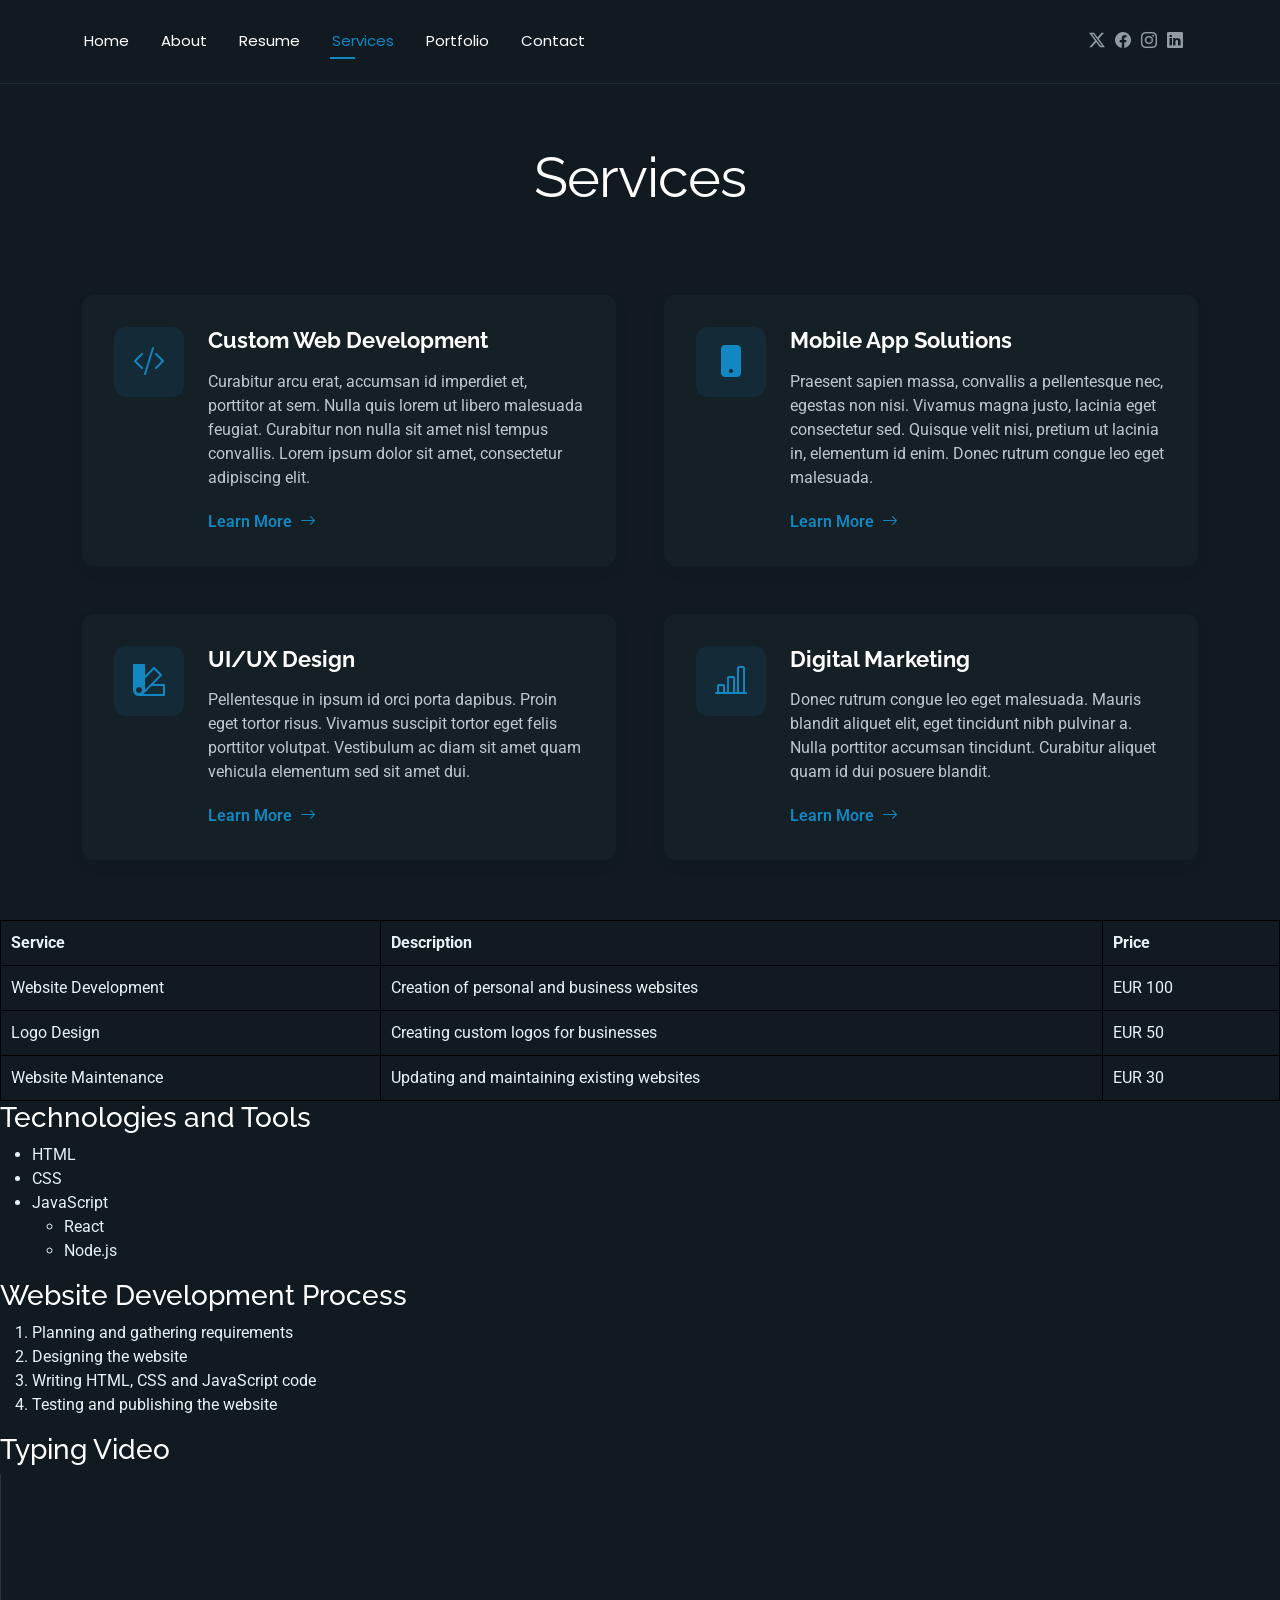
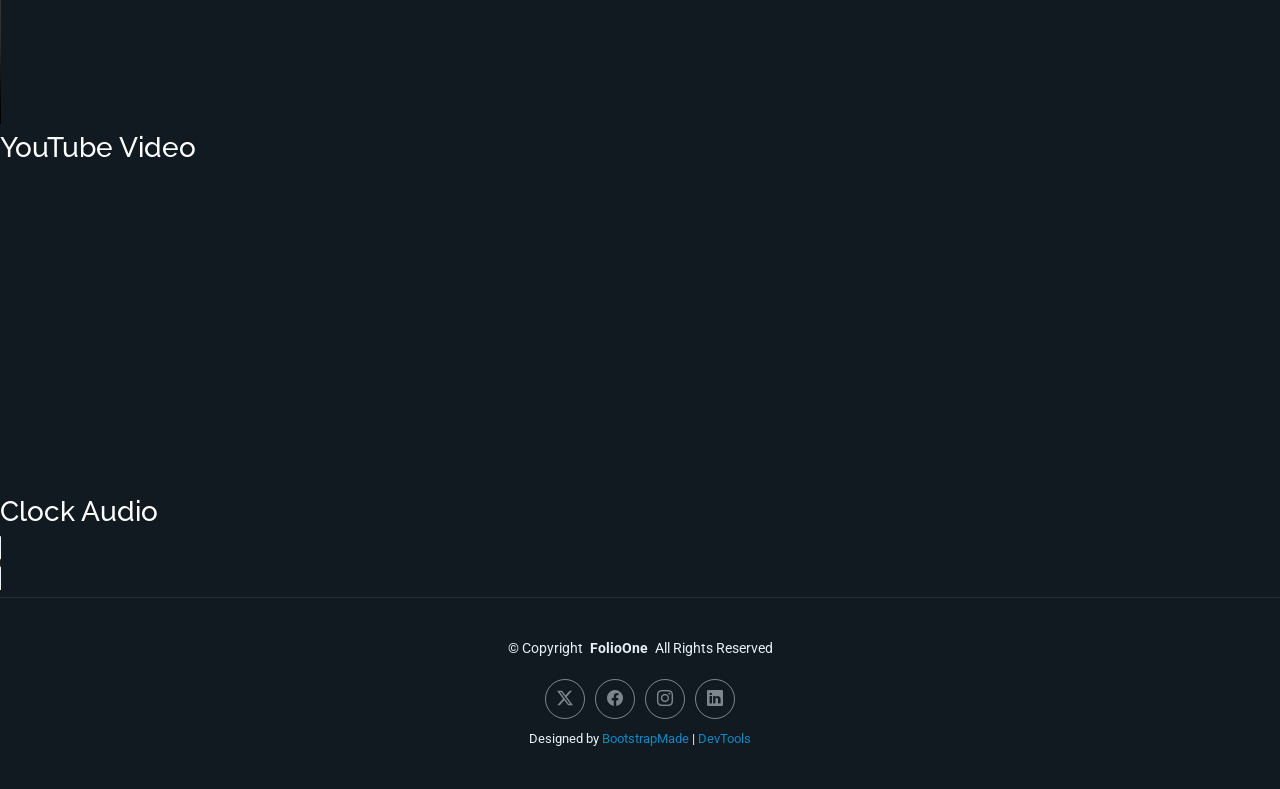
<file: services.html>
<!DOCTYPE html>
<html lang="en">

<head>
  <meta charset="utf-8">
  <meta content="width=device-width, initial-scale=1.0" name="viewport">
  <title>Services - FolioOne Bootstrap Template</title>
  <meta name="description" content="">
  <meta name="keywords" content="">

  <!-- Favicons -->
  <link href="assets/img/favicon.png" rel="icon">
  <link href="assets/img/apple-touch-icon.png" rel="apple-touch-icon">

  <!-- Fonts -->
  <link href="https://fonts.googleapis.com" rel="preconnect">
  <link href="https://fonts.gstatic.com" rel="preconnect" crossorigin>
  <link href="https://fonts.googleapis.com/css2?family=Roboto:ital,wght@0,100;0,300;0,400;0,500;0,700;0,900;1,100;1,300;1,400;1,500;1,700;1,900&family=Poppins:ital,wght@0,100;0,200;0,300;0,400;0,500;0,600;0,700;0,800;0,900;1,100;1,200;1,300;1,400;1,500;1,600;1,700;1,800;1,900&family=Raleway:ital,wght@0,100;0,200;0,300;0,400;0,500;0,600;0,700;0,800;0,900;1,100;1,200;1,300;1,400;1,500;1,600;1,700;1,800;1,900&display=swap" rel="stylesheet">

  <!-- Vendor CSS Files -->
  <link href="assets/vendor/bootstrap/css/bootstrap.min.css" rel="stylesheet">
  <link href="assets/vendor/bootstrap-icons/bootstrap-icons.css" rel="stylesheet">
  <link href="assets/vendor/aos/aos.css" rel="stylesheet">
  <link href="assets/vendor/swiper/swiper-bundle.min.css" rel="stylesheet">
  <link href="assets/vendor/glightbox/css/glightbox.min.css" rel="stylesheet">

  <!-- Main CSS File -->
  <link href="assets/css/main.css" rel="stylesheet">

  <!-- =======================================================
  * Template Name: FolioOne
  * Template URL: https://bootstrapmade.com/folioone-bootstrap-portfolio-website-template/
  * Updated: Aug 23 2025 with Bootstrap v5.3.7
  * Author: BootstrapMade.com
  * License: https://bootstrapmade.com/license/
  ======================================================== -->
</head>

<body class="services-page">

  <header id="header" class="header d-flex align-items-center light-background sticky-top">
    <div class="container position-relative d-flex align-items-center justify-content-between">

      <!-- <a href="index.html" class="logo d-flex align-items-center me-auto me-xl-0">
      <img src="assets/img/logo.webp" alt="">
      <h1 class="sitename">FolioOne</h1> 
    </a> -->

      <nav id="navmenu" class="navmenu">
        <ul>
          <li><a href="index.html">Home</a></li>
          <li><a href="about.html">About</a></li>
          <li><a href="resume.html">Resume</a></li>
          <li><a href="services.html" class="active">Services</a></li>
          <li><a href="portfolio.html">Portfolio</a></li>
          <li><a href="contact.html">Contact</a></li>
        </ul>
        <i class="mobile-nav-toggle d-xl-none bi bi-list"></i>
      </nav>

      <div class="header-social-links">
        <a href="#" class="twitter"><i class="bi bi-twitter-x"></i></a>
        <a href="#" class="facebook"><i class="bi bi-facebook"></i></a>
        <a href="#" class="instagram"><i class="bi bi-instagram"></i></a>
        <a href="#" class="linkedin"><i class="bi bi-linkedin"></i></a>
      </div>

    </div>
  </header>

  <main class="main">

    <!-- Services Section -->
    <section id="services" class="services section">

      <!-- Section Title -->
      <div class="container section-title" data-aos="fade-up">
        <h2>Services</h2>
      </div><!-- End Section Title -->

      <div class="container" data-aos="fade-up" data-aos-delay="100">

        <div class="row justify-content-center g-5">

          <div class="col-md-6" data-aos="fade-right" data-aos-delay="100">
            <div class="service-item">
              <div class="service-icon">
                <i class="bi bi-code-slash"></i>
              </div>
              <div class="service-content">
                <h3>Custom Web Development</h3>
                <p>Curabitur arcu erat, accumsan id imperdiet et, porttitor at sem. Nulla quis lorem ut libero malesuada feugiat. Curabitur non nulla sit amet nisl tempus convallis. Lorem ipsum dolor sit amet, consectetur adipiscing elit.</p>
                <a href="" class="service-link">
                  <span>Learn More</span>
                  <i class="bi bi-arrow-right"></i>
                </a>
              </div>
            </div>
          </div><!-- End Service Item -->

          <div class="col-md-6" data-aos="fade-left" data-aos-delay="100">
            <div class="service-item">
              <div class="service-icon">
                <i class="bi bi-phone-fill"></i>
              </div>
              <div class="service-content">
                <h3>Mobile App Solutions</h3>
                <p>Praesent sapien massa, convallis a pellentesque nec, egestas non nisi. Vivamus magna justo, lacinia eget consectetur sed. Quisque velit nisi, pretium ut lacinia in, elementum id enim. Donec rutrum congue leo eget malesuada.</p>
                <a href="" class="service-link">
                  <span>Learn More</span>
                  <i class="bi bi-arrow-right"></i>
                </a>
              </div>
            </div>
          </div><!-- End Service Item -->

          <div class="col-md-6" data-aos="fade-right" data-aos-delay="200">
            <div class="service-item">
              <div class="service-icon">
                <i class="bi bi-palette2"></i>
              </div>
              <div class="service-content">
                <h3>UI/UX Design</h3>
                <p>Pellentesque in ipsum id orci porta dapibus. Proin eget tortor risus. Vivamus suscipit tortor eget felis porttitor volutpat. Vestibulum ac diam sit amet quam vehicula elementum sed sit amet dui.</p>
                <a href="" class="service-link">
                  <span>Learn More</span>
                  <i class="bi bi-arrow-right"></i>
                </a>
              </div>
            </div>
          </div><!-- End Service Item -->

          <div class="col-md-6" data-aos="fade-left" data-aos-delay="200">
            <div class="service-item">
              <div class="service-icon">
                <i class="bi bi-bar-chart-line"></i>
              </div>
              <div class="service-content">
                <h3>Digital Marketing</h3>
                <p>Donec rutrum congue leo eget malesuada. Mauris blandit aliquet elit, eget tincidunt nibh pulvinar a. Nulla porttitor accumsan tincidunt. Curabitur aliquet quam id dui posuere blandit.</p>
                <a href="" class="service-link">
                  <span>Learn More</span>
                  <i class="bi bi-arrow-right"></i>
                </a>
              </div>
            </div>
          </div><!-- End Service Item -->

        </div>

      </div>

    </section><!-- /Services Section -->
    <style>
    table {
        width: 100%;
        border-collapse: collapse;
    }

    th, td {
        border: 1px solid black;
        padding: 10px;
        text-align: left;
    }
</style>

<table>
    <tr>
        <th>Service</th>
        <th>Description</th>
        <th>Price</th>
    </tr>
    <tr>
        <td>Website Development</td>
        <td>Creation of personal and business websites</td>
        <td>EUR 100</td>
    </tr>
    <tr>
        <td>Logo Design</td>
        <td>Creating custom logos for businesses</td>
        <td>EUR 50</td>
    </tr>
    <tr>
        <td>Website Maintenance</td>
        <td>Updating and maintaining existing websites</td>
        <td>EUR 30</td>
    </tr>
</table>
<!-- Unordered List -->
    <h3>Technologies and Tools</h3>
    <ul>
        <li>HTML</li>
        <li>CSS</li>
        <li>JavaScript
            <ul>
                <li>React</li>
                <li>Node.js</li>
            </ul>
        </li>
    </ul>

    <!-- Ordered List -->
    <h3>Website Development Process</h3>
    <ol>
        <li>Planning and gathering requirements</li>
        <li>Designing the website</li>
        <li>Writing HTML, CSS and JavaScript code</li>
        <li>Testing and publishing the website</li>
    </ol>
    <!-- Video using video tag -->
<h3>Typing Video</h3>

<video width="500" controls>
    <source src="assets/media/typing-video.mp4" type="video/mp4">
    Your browser does not support the video tag.
</video>


<!-- YouTube video using iframe -->
<h3>YouTube Video</h3>

<iframe
    width="560"
    height="315"
    src="https://www.youtube.com/embed/BoUVIhtqjAw"
    title="YouTube video player"
    frameborder="0"
    allow="accelerometer; autoplay; clipboard-write; encrypted-media; gyroscope; picture-in-picture"
    allowfullscreen>
</iframe>


<!-- Audio using audio tag -->
<h3>Clock Audio</h3>

<audio controls>
    <source src="assets/media/clock-audio.mp3" type="audio/mpeg">
    Your browser does not support the audio tag.
</audio>

  </main>

  <footer id="footer" class="footer">

    <div class="container">
      <div class="copyright text-center ">
        <p>© <span>Copyright</span> <strong class="px-1 sitename">FolioOne</strong> <span>All Rights Reserved<br></span></p>
      </div>
      <div class="social-links d-flex justify-content-center">
        <a href=""><i class="bi bi-twitter-x"></i></a>
        <a href=""><i class="bi bi-facebook"></i></a>
        <a href=""><i class="bi bi-instagram"></i></a>
        <a href=""><i class="bi bi-linkedin"></i></a>
      </div>
      <div class="credits">
        <!-- All the links in the footer should remain intact. -->
        <!-- You can delete the links only if you've purchased the pro version. -->
        <!-- Licensing information: https://bootstrapmade.com/license/ -->
        <!-- Purchase the pro version with working PHP/AJAX contact form: [buy-url] -->
        Designed by <a href="https://bootstrapmade.com/">BootstrapMade</a> | <a href="https://bootstrapmade.com/tools/">DevTools</a>
      </div>
    </div>

  </footer>

  <!-- Scroll Top -->
  <a href="#" id="scroll-top" class="scroll-top d-flex align-items-center justify-content-center"><i class="bi bi-arrow-up-short"></i></a>

  <!-- Preloader -->
  <div id="preloader"></div>

  <!-- Vendor JS Files -->
  <script src="assets/vendor/bootstrap/js/bootstrap.bundle.min.js"></script>
  <script src="assets/vendor/php-email-form/validate.js"></script>
  <script src="assets/vendor/aos/aos.js"></script>
  <script src="assets/vendor/typed.js/typed.umd.js"></script>
  <script src="assets/vendor/waypoints/noframework.waypoints.js"></script>
  <script src="assets/vendor/purecounter/purecounter_vanilla.js"></script>
  <script src="assets/vendor/swiper/swiper-bundle.min.js"></script>
  <script src="assets/vendor/imagesloaded/imagesloaded.pkgd.min.js"></script>
  <script src="assets/vendor/isotope-layout/isotope.pkgd.min.js"></script>
  <script src="assets/vendor/glightbox/js/glightbox.min.js"></script>

  <!-- Main JS File -->
  <script src="assets/js/main.js"></script>

</body>

</html>
</file>
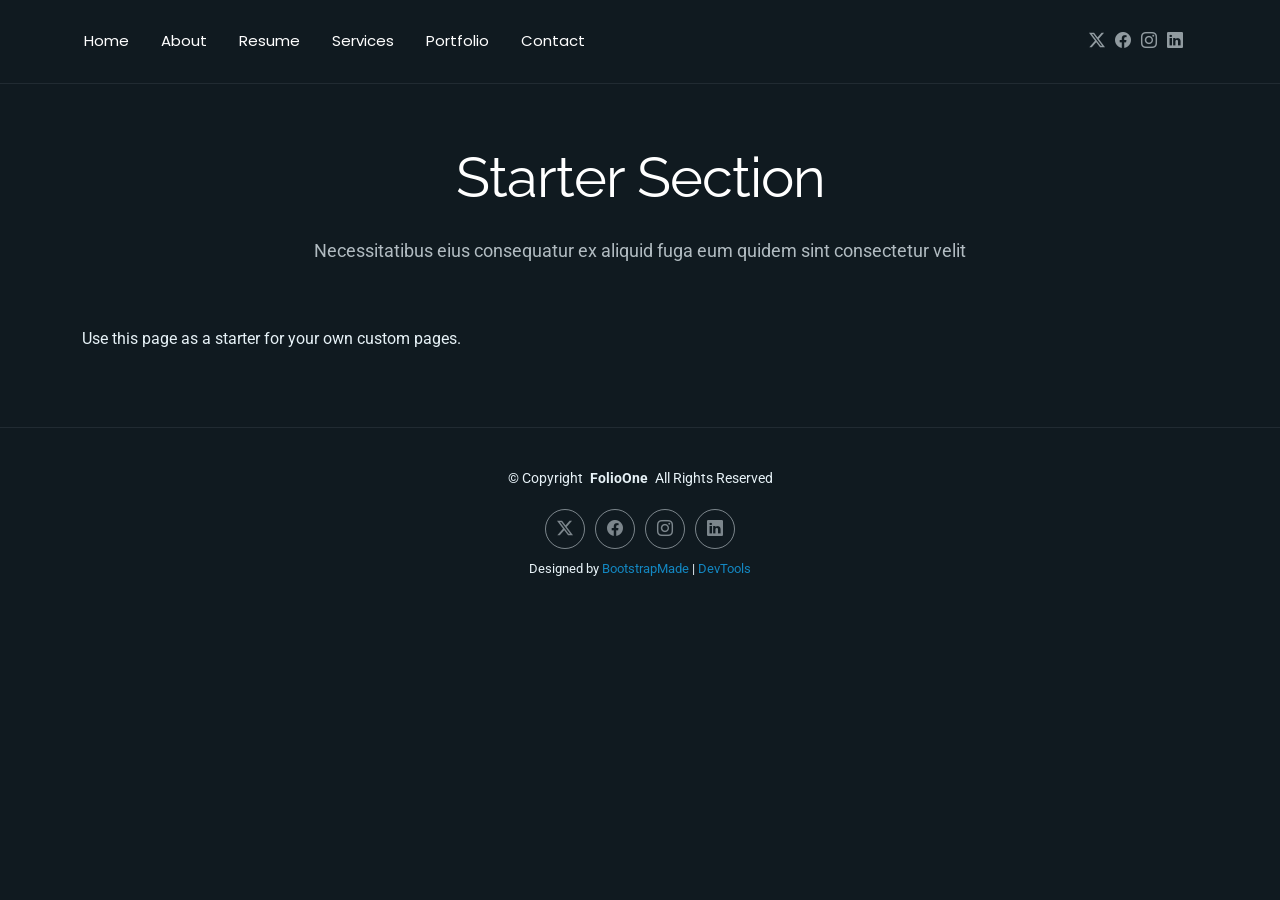
<file: starter-page.html>
<!DOCTYPE html>
<html lang="en">

<head>
  <meta charset="utf-8">
  <meta content="width=device-width, initial-scale=1.0" name="viewport">
  <title>Starter Page - FolioOne Bootstrap Template</title>
  <meta name="description" content="">
  <meta name="keywords" content="">

  <!-- Favicons -->
  <link href="assets/img/favicon.png" rel="icon">
  <link href="assets/img/apple-touch-icon.png" rel="apple-touch-icon">

  <!-- Fonts -->
  <link href="https://fonts.googleapis.com" rel="preconnect">
  <link href="https://fonts.gstatic.com" rel="preconnect" crossorigin>
  <link href="https://fonts.googleapis.com/css2?family=Roboto:ital,wght@0,100;0,300;0,400;0,500;0,700;0,900;1,100;1,300;1,400;1,500;1,700;1,900&family=Poppins:ital,wght@0,100;0,200;0,300;0,400;0,500;0,600;0,700;0,800;0,900;1,100;1,200;1,300;1,400;1,500;1,600;1,700;1,800;1,900&family=Raleway:ital,wght@0,100;0,200;0,300;0,400;0,500;0,600;0,700;0,800;0,900;1,100;1,200;1,300;1,400;1,500;1,600;1,700;1,800;1,900&display=swap" rel="stylesheet">

  <!-- Vendor CSS Files -->
  <link href="assets/vendor/bootstrap/css/bootstrap.min.css" rel="stylesheet">
  <link href="assets/vendor/bootstrap-icons/bootstrap-icons.css" rel="stylesheet">
  <link href="assets/vendor/aos/aos.css" rel="stylesheet">
  <link href="assets/vendor/swiper/swiper-bundle.min.css" rel="stylesheet">
  <link href="assets/vendor/glightbox/css/glightbox.min.css" rel="stylesheet">

  <!-- Main CSS File -->
  <link href="assets/css/main.css" rel="stylesheet">

  <!-- =======================================================
  * Template Name: FolioOne
  * Template URL: https://bootstrapmade.com/folioone-bootstrap-portfolio-website-template/
  * Updated: Aug 23 2025 with Bootstrap v5.3.7
  * Author: BootstrapMade.com
  * License: https://bootstrapmade.com/license/
  ======================================================== -->
</head>

<body class="starter-page-page">

  <header id="header" class="header d-flex align-items-center light-background sticky-top">
    <div class="container position-relative d-flex align-items-center justify-content-between">

      <!-- <a href="index.html" class="logo d-flex align-items-center me-auto me-xl-0">
      <img src="assets/img/logo.webp" alt="">
      <h1 class="sitename">FolioOne</h1> 
    </a> -->

      <nav id="navmenu" class="navmenu">
        <ul>
          <li><a href="index.html">Home</a></li>
          <li><a href="about.html">About</a></li>
          <li><a href="resume.html">Resume</a></li>
          <li><a href="services.html">Services</a></li>
          <li><a href="portfolio.html">Portfolio</a></li>
          <li><a href="contact.html">Contact</a></li>
        </ul>
        <i class="mobile-nav-toggle d-xl-none bi bi-list"></i>
      </nav>

      <div class="header-social-links">
        <a href="#" class="twitter"><i class="bi bi-twitter-x"></i></a>
        <a href="#" class="facebook"><i class="bi bi-facebook"></i></a>
        <a href="#" class="instagram"><i class="bi bi-instagram"></i></a>
        <a href="#" class="linkedin"><i class="bi bi-linkedin"></i></a>
      </div>

    </div>
  </header>

  <main class="main">

    <!-- Starter Section Section -->
    <section id="starter-section" class="starter-section section">

      <!-- Section Title -->
      <div class="container section-title" data-aos="fade-up">
        <h2>Starter Section</h2>
        <p>Necessitatibus eius consequatur ex aliquid fuga eum quidem sint consectetur velit</p>
      </div><!-- End Section Title -->

      <div class="container" data-aos="fade-up">
        <p>Use this page as a starter for your own custom pages.</p>
      </div>

    </section><!-- /Starter Section Section -->

  </main>

  <footer id="footer" class="footer">

    <div class="container">
      <div class="copyright text-center ">
        <p>© <span>Copyright</span> <strong class="px-1 sitename">FolioOne</strong> <span>All Rights Reserved<br></span></p>
      </div>
      <div class="social-links d-flex justify-content-center">
        <a href=""><i class="bi bi-twitter-x"></i></a>
        <a href=""><i class="bi bi-facebook"></i></a>
        <a href=""><i class="bi bi-instagram"></i></a>
        <a href=""><i class="bi bi-linkedin"></i></a>
      </div>
      <div class="credits">
        <!-- All the links in the footer should remain intact. -->
        <!-- You can delete the links only if you've purchased the pro version. -->
        <!-- Licensing information: https://bootstrapmade.com/license/ -->
        <!-- Purchase the pro version with working PHP/AJAX contact form: [buy-url] -->
        Designed by <a href="https://bootstrapmade.com/">BootstrapMade</a> | <a href="https://bootstrapmade.com/tools/">DevTools</a>
      </div>
    </div>

  </footer>

  <!-- Scroll Top -->
  <a href="#" id="scroll-top" class="scroll-top d-flex align-items-center justify-content-center"><i class="bi bi-arrow-up-short"></i></a>

  <!-- Preloader -->
  <div id="preloader"></div>

  <!-- Vendor JS Files -->
  <script src="assets/vendor/bootstrap/js/bootstrap.bundle.min.js"></script>
  <script src="assets/vendor/php-email-form/validate.js"></script>
  <script src="assets/vendor/aos/aos.js"></script>
  <script src="assets/vendor/typed.js/typed.umd.js"></script>
  <script src="assets/vendor/waypoints/noframework.waypoints.js"></script>
  <script src="assets/vendor/purecounter/purecounter_vanilla.js"></script>
  <script src="assets/vendor/swiper/swiper-bundle.min.js"></script>
  <script src="assets/vendor/imagesloaded/imagesloaded.pkgd.min.js"></script>
  <script src="assets/vendor/isotope-layout/isotope.pkgd.min.js"></script>
  <script src="assets/vendor/glightbox/js/glightbox.min.js"></script>

  <!-- Main JS File -->
  <script src="assets/js/main.js"></script>

</body>

</html>
</file>
<file: assets/css/main.css>
/**
* Template Name: FolioOne
* Template URL: https://bootstrapmade.com/folioone-bootstrap-portfolio-website-template/
* Updated: Aug 23 2025 with Bootstrap v5.3.7
* Author: BootstrapMade.com
* License: https://bootstrapmade.com/license/
*/

/*--------------------------------------------------------------
# Font & Color Variables
# Help: https://bootstrapmade.com/color-system/
--------------------------------------------------------------*/
/* Fonts */
:root {
  --default-font: "Roboto",  system-ui, -apple-system, "Segoe UI", Roboto, "Helvetica Neue", Arial, "Noto Sans", "Liberation Sans", sans-serif, "Apple Color Emoji", "Segoe UI Emoji", "Segoe UI Symbol", "Noto Color Emoji";
  --heading-font: "Raleway",  sans-serif;
  --nav-font: "Poppins",  sans-serif;
}

/* Global Colors - The following color variables are used throughout the website. Updating them here will change the color scheme of the entire website */
:root { 
  --background-color: #101a20; /* Background color for the entire website, including individual sections */
  --default-color: #e7f2f7; /* Default color used for the majority of the text content across the entire website */
  --heading-color: #ffffff; /* Color for headings, subheadings and title throughout the website */
  --accent-color: #1387c1; /* Accent color that represents your brand on the website. It's used for buttons, links, and other elements that need to stand out */
  --surface-color: #141f26; /* The surface color is used as a background of boxed elements within sections, such as cards, icon boxes, or other elements that require a visual separation from the global background. */
  --contrast-color: #ffffff; /* Contrast color for text, ensuring readability against backgrounds of accent, heading, or default colors. */
}

/* Nav Menu Colors - The following color variables are used specifically for the navigation menu. They are separate from the global colors to allow for more customization options */
:root {
  --nav-color: #ffffff;  /* The default color of the main navmenu links */
  --nav-hover-color: #1387c1; /* Applied to main navmenu links when they are hovered over or active */
  --nav-mobile-background-color: #213642; /* Used as the background color for mobile navigation menu */
  --nav-dropdown-background-color: #051117; /* Used as the background color for dropdown items that appear when hovering over primary navigation items */
  --nav-dropdown-color: #e7f2f7; /* Used for navigation links of the dropdown items in the navigation menu. */
  --nav-dropdown-hover-color: #1387c1; /* Similar to --nav-hover-color, this color is applied to dropdown navigation links when they are hovered over. */
}

/* Color Presets - These classes override global colors when applied to any section or element, providing reuse of the sam color scheme. */

.light-background {
  --background-color: #142027;
  --surface-color: #325264;
}

.dark-background {
  --background-color: #0b1419;
  --default-color: #ffffff;
  --heading-color: #ffffff;
  --surface-color: #252525;
  --contrast-color: #ffffff;
}

/* Smooth scroll */
:root {
  scroll-behavior: smooth;
}

/*--------------------------------------------------------------
# General Styling & Shared Classes
--------------------------------------------------------------*/
body {
  color: var(--default-color);
  background-color: var(--background-color);
  font-family: var(--default-font);
}

a {
  color: var(--accent-color);
  text-decoration: none;
  transition: 0.3s;
}

a:hover {
  color: color-mix(in srgb, var(--accent-color), transparent 25%);
  text-decoration: none;
}

h1,
h2,
h3,
h4,
h5,
h6 {
  color: var(--heading-color);
  font-family: var(--heading-font);
}

/* PHP Email Form Messages
------------------------------*/
.php-email-form .error-message {
  display: none;
  background: #df1529;
  color: #ffffff;
  text-align: left;
  padding: 15px;
  margin-bottom: 24px;
  font-weight: 600;
}

.php-email-form .sent-message {
  display: none;
  color: #ffffff;
  background: #059652;
  text-align: center;
  padding: 15px;
  margin-bottom: 24px;
  font-weight: 600;
}

.php-email-form .loading {
  display: none;
  background: var(--surface-color);
  text-align: center;
  padding: 15px;
  margin-bottom: 24px;
}

.php-email-form .loading:before {
  content: "";
  display: inline-block;
  border-radius: 50%;
  width: 24px;
  height: 24px;
  margin: 0 10px -6px 0;
  border: 3px solid var(--accent-color);
  border-top-color: var(--surface-color);
  animation: php-email-form-loading 1s linear infinite;
}

@keyframes php-email-form-loading {
  0% {
    transform: rotate(0deg);
  }

  100% {
    transform: rotate(360deg);
  }
}

/*--------------------------------------------------------------
# Global Header
--------------------------------------------------------------*/
.header {
  --background-color: rgba(255, 255, 255, 0);
  color: var(--default-color);
  background-color: var(--background-color);
  padding: 15px 0;
  transition: all 0.5s;
  z-index: 997;
  border-bottom: 1px solid color-mix(in srgb, var(--default-color), transparent 92%);
}

.header .logo {
  line-height: 1;
}

.header .logo img {
  max-height: 36px;
  margin-right: 8px;
}

.header .logo h1 {
  font-size: 32px;
  margin: 0;
  font-weight: 400;
  color: var(--heading-color);
}

.header .header-social-links {
  padding-right: 15px;
}

.header .header-social-links a {
  color: color-mix(in srgb, var(--default-color), transparent 40%);
  padding-left: 6px;
  display: inline-block;
  transition: 0.3s;
  font-size: 16px;
}

.header .header-social-links a:hover {
  color: var(--default-color);
}

.header .header-social-links a i {
  line-height: 0px;
}

@media (max-width: 1200px) {
  .header .logo {
    order: 1;
  }

  .header .header-social-links {
    order: 2;
  }

  .header .navmenu {
    order: 3;
  }
}

/* Global Header on Scroll
------------------------------*/
.scrolled .header {
  --background-color: rgba(16, 26, 32, 0.9);
}

/*--------------------------------------------------------------
# Navigation Menu
--------------------------------------------------------------*/
/* Desktop Navigation */
@media (min-width: 1200px) {
  .navmenu {
    padding: 0;
  }

  .navmenu ul {
    margin: 0;
    padding: 0;
    display: flex;
    list-style: none;
    align-items: center;
  }

  .navmenu li {
    position: relative;
  }

  .navmenu>ul>li {
    white-space: nowrap;
    padding: 15px 28px 15px 0;
  }

  .navmenu>ul>li:last-child {
    padding-right: 0;
  }

  .navmenu a,
  .navmenu a:focus {
    color: var(--nav-color);
    font-size: 15px;
    padding: 0 2px;
    font-family: var(--nav-font);
    font-weight: 400;
    display: flex;
    align-items: center;
    justify-content: space-between;
    white-space: nowrap;
    transition: 0.3s;
    position: relative;
  }

  .navmenu a i,
  .navmenu a:focus i {
    font-size: 12px;
    line-height: 0;
    margin-left: 5px;
    transition: 0.3s;
  }

  .navmenu>ul>li>a:before {
    content: "";
    position: absolute;
    height: 2px;
    bottom: -6px;
    left: 0;
    background-color: var(--nav-hover-color);
    visibility: hidden;
    width: 0px;
    transition: all 0.3s ease-in-out 0s;
  }

  .navmenu a:hover:before,
  .navmenu li:hover>a:before,
  .navmenu .active:before {
    visibility: visible;
    width: 25px;
  }

  .navmenu li:hover>a,
  .navmenu .active,
  .navmenu .active:focus {
    color: var(--nav-hover-color);
  }

  .navmenu .dropdown ul {
    margin: 0;
    padding: 10px 0;
    background: var(--nav-dropdown-background-color);
    display: block;
    position: absolute;
    visibility: hidden;
    left: -5px;
    top: 130%;
    opacity: 0;
    transition: 0.3s;
    border-radius: 4px;
    z-index: 99;
    box-shadow: 0px 0px 30px rgba(0, 0, 0, 0.1);
  }

  .navmenu .dropdown ul li {
    min-width: 200px;
  }

  .navmenu .dropdown ul a {
    padding: 10px 20px;
    font-size: 15px;
    text-transform: none;
    color: var(--nav-dropdown-color);
  }

  .navmenu .dropdown ul a i {
    font-size: 12px;
  }

  .navmenu .dropdown ul a:hover,
  .navmenu .dropdown ul .active:hover,
  .navmenu .dropdown ul li:hover>a {
    color: var(--nav-dropdown-hover-color);
  }

  .navmenu .dropdown:hover>ul {
    opacity: 1;
    top: 100%;
    visibility: visible;
  }

  .navmenu .dropdown .dropdown ul {
    top: 0;
    left: -90%;
    visibility: hidden;
  }

  .navmenu .dropdown .dropdown:hover>ul {
    opacity: 1;
    top: 0;
    left: -100%;
    visibility: visible;
  }
}

/* Mobile Navigation */
@media (max-width: 1199px) {
  .mobile-nav-toggle {
    color: var(--nav-color);
    font-size: 28px;
    line-height: 0;
    margin-right: 10px;
    cursor: pointer;
    transition: color 0.3s;
  }

  .navmenu {
    padding: 0;
    z-index: 9997;
  }

  .navmenu ul {
    display: none;
    list-style: none;
    position: absolute;
    inset: 60px 20px 20px 20px;
    padding: 10px 0;
    margin: 0;
    border-radius: 6px;
    background-color: var(--nav-mobile-background-color);
    border: 1px solid color-mix(in srgb, var(--default-color), transparent 90%);
    box-shadow: none;
    overflow-y: auto;
    transition: 0.3s;
    z-index: 9998;
  }

  .navmenu a,
  .navmenu a:focus {
    color: var(--nav-dropdown-color);
    padding: 10px 20px;
    font-family: var(--nav-font);
    font-size: 17px;
    font-weight: 500;
    display: flex;
    align-items: center;
    justify-content: space-between;
    white-space: nowrap;
    transition: 0.3s;
  }

  .navmenu a i,
  .navmenu a:focus i {
    font-size: 12px;
    line-height: 0;
    margin-left: 5px;
    width: 30px;
    height: 30px;
    display: flex;
    align-items: center;
    justify-content: center;
    border-radius: 50%;
    transition: 0.3s;
    background-color: color-mix(in srgb, var(--accent-color), transparent 90%);
  }

  .navmenu a i:hover,
  .navmenu a:focus i:hover {
    background-color: var(--accent-color);
    color: var(--contrast-color);
  }

  .navmenu a:hover,
  .navmenu .active,
  .navmenu .active:focus {
    color: var(--nav-dropdown-hover-color);
  }

  .navmenu .active i,
  .navmenu .active:focus i {
    background-color: var(--accent-color);
    color: var(--contrast-color);
    transform: rotate(180deg);
  }

  .navmenu .dropdown ul {
    position: static;
    display: none;
    z-index: 99;
    padding: 10px 0;
    margin: 10px 20px;
    background-color: var(--nav-dropdown-background-color);
    transition: all 0.5s ease-in-out;
  }

  .navmenu .dropdown ul ul {
    background-color: rgba(33, 37, 41, 0.1);
  }

  .navmenu .dropdown>.dropdown-active {
    display: block;
    background-color: rgba(33, 37, 41, 0.03);
  }

  .mobile-nav-active {
    overflow: hidden;
  }

  .mobile-nav-active .mobile-nav-toggle {
    color: #fff;
    position: absolute;
    font-size: 32px;
    top: 15px;
    right: 15px;
    margin-right: 0;
    z-index: 9999;
  }

  .mobile-nav-active .navmenu {
    position: fixed;
    overflow: hidden;
    inset: 0;
    background: rgba(33, 37, 41, 0.8);
    transition: 0.3s;
  }

  .mobile-nav-active .navmenu>ul {
    display: block;
  }
}

/*--------------------------------------------------------------
# Global Footer
--------------------------------------------------------------*/
.footer {
  color: var(--default-color);
  background-color: var(--background-color);
  font-size: 14px;
  padding: 40px 0;
  position: relative;
  border-top: 1px solid color-mix(in srgb, var(--default-color), transparent 92%);
}

.footer .copyright p {
  margin-bottom: 0;
}

.footer .social-links {
  margin-top: 20px;
}

.footer .social-links a {
  display: flex;
  align-items: center;
  justify-content: center;
  width: 40px;
  height: 40px;
  border-radius: 50%;
  border: 1px solid color-mix(in srgb, var(--default-color), transparent 50%);
  font-size: 16px;
  color: color-mix(in srgb, var(--default-color), transparent 50%);
  margin: 0 5px;
  transition: 0.3s;
}

.footer .social-links a:hover {
  color: var(--accent-color);
  border-color: var(--accent-color);
}

.footer .credits {
  margin-top: 10px;
  font-size: 13px;
  text-align: center;
}

/*--------------------------------------------------------------
# Preloader
--------------------------------------------------------------*/
#preloader {
  position: fixed;
  inset: 0;
  z-index: 9999;
  overflow: hidden;
  background-color: var(--background-color);
  transition: all 0.6s ease-out;
  width: 100%;
  height: 100vh;
}

#preloader:before,
#preloader:after {
  content: "";
  position: absolute;
  border: 4px solid var(--accent-color);
  border-radius: 50%;
  animation: animate-preloader 2s cubic-bezier(0, 0.2, 0.8, 1) infinite;
}

#preloader:after {
  animation-delay: -0.5s;
}

@keyframes animate-preloader {
  0% {
    width: 10px;
    height: 10px;
    top: calc(50% - 5px);
    left: calc(50% - 5px);
    opacity: 1;
  }

  100% {
    width: 72px;
    height: 72px;
    top: calc(50% - 36px);
    left: calc(50% - 36px);
    opacity: 0;
  }
}

/*--------------------------------------------------------------
# Scroll Top Button
--------------------------------------------------------------*/
.scroll-top {
  position: fixed;
  visibility: hidden;
  opacity: 0;
  right: 15px;
  bottom: -15px;
  z-index: 99999;
  background-color: var(--accent-color);
  width: 44px;
  height: 44px;
  border-radius: 50px;
  transition: all 0.4s;
}

.scroll-top i {
  font-size: 24px;
  color: var(--contrast-color);
  line-height: 0;
}

.scroll-top:hover {
  background-color: color-mix(in srgb, var(--accent-color), transparent 20%);
  color: var(--contrast-color);
}

.scroll-top.active {
  visibility: visible;
  opacity: 1;
  bottom: 15px;
}

/*--------------------------------------------------------------
# Disable aos animation delay on mobile devices
--------------------------------------------------------------*/
@media screen and (max-width: 768px) {
  [data-aos-delay] {
    transition-delay: 0 !important;
  }
}

/*--------------------------------------------------------------
# Global Page Titles & Breadcrumbs
--------------------------------------------------------------*/
.page-title {
  color: var(--default-color);
  background-color: var(--background-color);
  position: relative;
}

.page-title .heading {
  padding: 80px 0;
  border-top: 1px solid color-mix(in srgb, var(--default-color), transparent 90%);
}

.page-title .heading h1 {
  font-size: 38px;
  font-weight: 700;
}

.page-title nav {
  background-color: color-mix(in srgb, var(--default-color), transparent 96%);
  padding: 20px 0;
}

.page-title nav ol {
  display: flex;
  flex-wrap: wrap;
  list-style: none;
  padding: 0;
  margin: 0;
  font-size: 16px;
  font-weight: 400;
}

.page-title nav ol li+li {
  padding-left: 10px;
}

.page-title nav ol li+li::before {
  content: "/";
  display: inline-block;
  padding-right: 10px;
  color: color-mix(in srgb, var(--default-color), transparent 70%);
}

/*--------------------------------------------------------------
# Global Sections
--------------------------------------------------------------*/
section,
.section {
  color: var(--default-color);
  background-color: var(--background-color);
  padding: 60px 0;
  scroll-margin-top: 100px;
  overflow: clip;
}

@media (max-width: 1199px) {

  section,
  .section {
    scroll-margin-top: 66px;
  }
}

/*--------------------------------------------------------------
# Global Section Titles
--------------------------------------------------------------*/
.section-title {
  text-align: center;
  padding-bottom: 60px;
  position: relative;
}

.section-title h2 {
  font-size: 3.5rem;
  font-weight: 400;
  line-height: 1.2;
  color: var(--heading-color);
  margin-bottom: 1.5rem;
  letter-spacing: -1px;
}

@media (max-width: 768px) {
  .section-title h2 {
    font-size: 2.5rem;
  }
}

.section-title p {
  font-size: 1.125rem;
  line-height: 1.8;
  color: color-mix(in srgb, var(--default-color), transparent 25%);
  max-width: 900px;
  margin: 0 auto;
  text-wrap: balance;
}

/*--------------------------------------------------------------
# Hero Section
--------------------------------------------------------------*/
.hero {
  padding: 80px 0;
  min-height: 100vh;
  display: flex;
  align-items: center;
}

.hero .hero-content h1 {
  font-size: 3.5rem;
  font-weight: 700;
  margin-bottom: 1rem;
  line-height: 1.2;
}

.hero .hero-content h1 .highlight {
  color: var(--accent-color);
  position: relative;
}

.hero .hero-content h1 .highlight::after {
  content: "";
  position: absolute;
  bottom: 0;
  left: 0;
  width: 100%;
  height: 3px;
  background: linear-gradient(90deg, var(--accent-color), color-mix(in srgb, var(--accent-color), transparent 50%));
  border-radius: 2px;
}

@media (max-width: 768px) {
  .hero .hero-content h1 {
    font-size: 2.5rem;
  }
}

.hero .hero-content h2 {
  font-size: 1.5rem;
  font-weight: 400;
  margin-bottom: 2rem;
  color: color-mix(in srgb, var(--default-color), transparent 20%);
}

.hero .hero-content h2 .typed {
  color: var(--accent-color);
  font-weight: 600;
}

@media (max-width: 768px) {
  .hero .hero-content h2 {
    font-size: 1.25rem;
  }
}

.hero .hero-content p {
  font-size: 1.1rem;
  line-height: 1.6;
  margin-bottom: 2.5rem;
  color: color-mix(in srgb, var(--default-color), transparent 30%);
}

.hero .hero-actions {
  display: flex;
  gap: 1rem;
  margin-bottom: 3rem;
}

.hero .hero-actions .btn {
  padding: 12px 30px;
  border-radius: 50px;
  font-weight: 600;
  text-decoration: none;
  transition: all 0.3s ease;
  border: 2px solid;
}

.hero .hero-actions .btn.btn-primary {
  background: var(--accent-color);
  color: var(--contrast-color);
  border-color: var(--accent-color);
}

.hero .hero-actions .btn.btn-primary:hover {
  background: color-mix(in srgb, var(--accent-color), black 15%);
  border-color: color-mix(in srgb, var(--accent-color), black 15%);
  transform: translateY(-2px);
}

.hero .hero-actions .btn.btn-outline {
  background: transparent;
  color: var(--accent-color);
  border-color: var(--accent-color);
}

.hero .hero-actions .btn.btn-outline:hover {
  transform: translateY(-2px);
}

@media (max-width: 576px) {
  .hero .hero-actions {
    flex-direction: column;
  }

  .hero .hero-actions .btn {
    text-align: center;
  }
}

.hero .social-links {
  display: flex;
  gap: 1rem;
}

.hero .social-links a {
  width: 45px;
  height: 45px;
  background: var(--surface-color);
  border-radius: 50%;
  display: flex;
  align-items: center;
  justify-content: center;
  color: var(--default-color);
  font-size: 1.2rem;
  transition: all 0.3s ease;
}

.hero .social-links a:hover {
  background: var(--accent-color);
  color: var(--contrast-color);
  transform: translateY(-3px);
  box-shadow: 0 8px 25px color-mix(in srgb, var(--accent-color), transparent 70%);
}

.hero .hero-image {
  position: relative;
}

.hero .hero-image .image-wrapper {
  position: relative;
  max-width: 450px;
  margin: 0 auto;
}

.hero .hero-image .image-wrapper img {
  border-radius: 20px;
  box-shadow: 0 5px 15px color-mix(in srgb, var(--default-color), transparent 95%);
  transition: transform 0.3s ease;
}

.hero .hero-image .image-wrapper img:hover {
  transform: scale(1.02);
}

.hero .hero-image .floating-elements {
  position: absolute;
  top: 0;
  left: 0;
  right: 0;
  bottom: 0;
  pointer-events: none;
}

.hero .hero-image .floating-elements .floating-card {
  position: absolute;
  background: var(--surface-color);
  padding: 15px 20px;
  border-radius: 15px;
  box-shadow: 0 10px 30px color-mix(in srgb, var(--default-color), transparent 90%);
  display: flex;
  align-items: center;
  gap: 10px;
  font-weight: 600;
  animation: float 3s ease-in-out infinite;
}

.hero .hero-image .floating-elements .floating-card i {
  font-size: 1.5rem;
  color: var(--accent-color);
}

.hero .hero-image .floating-elements .floating-card.design {
  top: 10%;
  right: -10%;
  animation-delay: 0s;
}

.hero .hero-image .floating-elements .floating-card.code {
  bottom: 30%;
  left: -15%;
  animation-delay: 1s;
}

.hero .hero-image .floating-elements .floating-card.creativity {
  top: 60%;
  right: -5%;
  animation-delay: 2s;
}

@media (max-width: 992px) {
  .hero .hero-image .floating-elements .floating-card {
    display: none;
  }
}

@keyframes float {

  0%,
  100% {
    transform: translateY(0px);
  }

  50% {
    transform: translateY(-10px);
  }
}

@media (max-width: 992px) {
  .hero .hero-content {
    text-align: center;
    margin-bottom: 3rem;
  }
}

/*--------------------------------------------------------------
# About Section
--------------------------------------------------------------*/
.about .intro-content .eyebrow {
  display: inline-block;
  letter-spacing: 0.12em;
  text-transform: uppercase;
  font-size: 12px;
  color: color-mix(in srgb, var(--default-color), transparent 40%);
  margin-bottom: 16px;
}

.about .intro-content .headline {
  font-family: var(--heading-font);
  font-weight: 300;
  line-height: 1.2;
  font-size: clamp(28px, 4vw, 44px);
  margin: 0 0 24px 0;
}

.about .intro-content .lead {
  font-size: 18px;
  line-height: 1.8;
  color: color-mix(in srgb, var(--default-color), transparent 10%);
  margin-bottom: 24px;
}

.about .intro-content p {
  line-height: 1.8;
  margin-bottom: 24px;
  color: color-mix(in srgb, var(--default-color), transparent 5%);
}

.about .intro-content .cta-group {
  display: flex;
  gap: 24px;
  align-items: center;
  margin-top: 24px;
}

.about .intro-content .cta-group .btn-ghost {
  display: inline-flex;
  align-items: center;
  gap: 8px;
  padding: 12px 18px;
  border-radius: 6px;
  color: var(--accent-color);
  background: color-mix(in srgb, var(--accent-color), transparent 92%);
  border: 1px solid color-mix(in srgb, var(--accent-color), transparent 70%);
  transition: 0.3s ease-in-out;
}

.about .intro-content .cta-group .btn-ghost:hover,
.about .intro-content .cta-group .btn-ghost:focus {
  color: var(--contrast-color);
  background: var(--accent-color);
  border-color: var(--accent-color);
  outline: none;
  box-shadow: 0 0 0 3px color-mix(in srgb, var(--accent-color), transparent 70%);
}

.about .intro-content .cta-group .link-underline {
  display: inline-flex;
  align-items: center;
  gap: 8px;
  position: relative;
  color: var(--accent-color);
  padding-bottom: 4px;
  transition: 0.3s ease-in-out;
}

.about .intro-content .cta-group .link-underline::after {
  content: "";
  position: absolute;
  left: 0;
  right: 0;
  bottom: 0;
  height: 1px;
  background: color-mix(in srgb, var(--accent-color), transparent 40%);
  transform: scaleX(0.4);
  transform-origin: left;
  transition: 0.3s ease-in-out;
}

.about .intro-content .cta-group .link-underline:hover,
.about .intro-content .cta-group .link-underline:focus {
  color: color-mix(in srgb, var(--accent-color), transparent 10%);
  outline: none;
}

.about .intro-content .cta-group .link-underline:hover::after,
.about .intro-content .cta-group .link-underline:focus::after {
  transform: scaleX(1);
}

.about .profile-figure {
  margin: 0;
}

.about .profile-figure .profile-photo {
  width: 88%;
  max-width: 440px;
  border-radius: 18px;
  box-shadow: 0 10px 30px color-mix(in srgb, var(--default-color), transparent 92%);
  transform: translateY(0);
  transition: transform 0.3s ease-in-out;
}

.about .profile-figure .profile-caption {
  margin-top: 24px;
  display: flex;
  align-items: center;
  justify-content: center;
}

.about .profile-figure .profile-caption .meta {
  font-size: 14px;
  color: color-mix(in srgb, var(--default-color), transparent 20%);
}

.about .profile-figure .profile-caption .meta .funfact {
  font-size: 13px;
  margin-top: 4px;
  color: color-mix(in srgb, var(--default-color), transparent 35%);
}

.about .profile-figure:hover .profile-photo {
  transform: translateY(-4px);
}

.about .skill-item {
  padding: 24px;
  border-radius: 6px;
  transition: 0.3s ease-in-out;
  background: color-mix(in srgb, var(--surface-color), var(--accent-color) 2%);
  border: 1px solid color-mix(in srgb, var(--default-color), transparent 88%);
  height: 100%;
}

.about .skill-item i {
  font-size: 24px;
  color: var(--accent-color);
  margin-bottom: 16px;
  display: inline-block;
}

.about .skill-item h3 {
  font-size: 16px;
  margin-bottom: 6px;
  font-weight: 500;
}

.about .skill-item p {
  margin: 0;
  font-size: 14px;
  color: color-mix(in srgb, var(--default-color), transparent 25%);
}

.about .skill-item:hover {
  transform: translateY(-3px);
  border-color: color-mix(in srgb, var(--accent-color), transparent 60%);
  box-shadow: 0 10px 30px color-mix(in srgb, var(--default-color), transparent 92%);
}

.about .timeline-item {
  position: relative;
  padding-left: 26px;
}

.about .timeline-item time {
  display: inline-block;
  font-size: 12px;
  letter-spacing: 0.08em;
  text-transform: uppercase;
  color: color-mix(in srgb, var(--default-color), transparent 45%);
  margin-bottom: 6px;
}

.about .timeline-item h4 {
  font-size: 18px;
  font-weight: 400;
  margin: 0 0 6px;
}

.about .timeline-item p {
  font-size: 14px;
  color: color-mix(in srgb, var(--default-color), transparent 25%);
  margin: 0;
}

.about .timeline-item .dot {
  position: absolute;
  left: 0;
  top: 4px;
  width: 10px;
  height: 10px;
  border-radius: 50%;
  background: var(--accent-color);
  box-shadow: 0 0 0 6px color-mix(in srgb, var(--accent-color), transparent 80%);
}

.about .personal-quote {
  padding: 24px 0;
}

.about .personal-quote p {
  font-family: var(--heading-font);
  font-weight: 300;
  font-size: clamp(20px, 3vw, 28px);
  line-height: 1.5;
  color: color-mix(in srgb, var(--default-color), transparent 5%);
  margin: 0 auto;
  max-width: 800px;
}

.about .fact-pill {
  display: flex;
  align-items: center;
  justify-content: center;
  gap: 10px;
  padding: 10px 14px;
  border-radius: 999px;
  border: 1px solid color-mix(in srgb, var(--default-color), transparent 85%);
  background: var(--surface-color);
  color: color-mix(in srgb, var(--default-color), transparent 10%);
  transition: 0.3s ease-in-out;
}

.about .fact-pill i {
  color: var(--accent-color);
}

.about .fact-pill span {
  font-size: 14px;
}

.about .fact-pill:hover {
  transform: translateY(-2px);
  border-color: color-mix(in srgb, var(--accent-color), transparent 60%);
  box-shadow: 0 10px 30px color-mix(in srgb, var(--default-color), transparent 92%);
}

.about .fact-pill:focus-within {
  box-shadow: 0 0 0 3px color-mix(in srgb, var(--accent-color), transparent 70%);
}

@media (max-width: 992px) {
  .about .profile-figure {
    text-align: center !important;
  }

  .about .profile-figure .profile-photo {
    width: 72%;
  }

  .about .intro-content .cta-group {
    flex-wrap: wrap;
  }
}

@media (max-width: 576px) {
  .about .profile-figure .profile-photo {
    width: 100%;
  }
}

/*--------------------------------------------------------------
# Skills Section
--------------------------------------------------------------*/
.skills .skill-box {
  background-color: var(--surface-color);
  padding: 2rem;
  border-radius: 8px;
  box-shadow: 0 0 20px rgba(0, 0, 0, 0.05);
}

.skills .skill-box h3 {
  font-size: 1.2rem;
  margin-bottom: 1rem;
  font-weight: 600;
}

.skills .skill-box p {
  font-size: 0.9rem;
  margin-bottom: 0.8rem;
  opacity: 0.6;
}

.skills .skill-box .progress {
  background-color: color-mix(in srgb, var(--accent-color), transparent 85%);
  border-radius: 50px;
  height: 8px;
  margin-top: 5px;
  overflow: hidden;
}

.skills .skill-box .progress .progress-bar {
  background-color: var(--accent-color);
  height: 100%;
  position: relative;
  border-radius: 50px;
  transition: 0.9s;
  width: 1px;
}

/*--------------------------------------------------------------
# Stats Section
--------------------------------------------------------------*/
.stats .avatars {
  position: relative;
}

.stats .avatars img {
  width: 60px;
  height: 60px;
  border: 3px solid var(--accent-color);
  margin-right: -15px;
  transition: transform 0.3s ease;
}

.stats .avatars img:hover {
  transform: translateY(-5px);
  z-index: 2;
}

.stats .counters h2 {
  color: var(--heading-color);
  font-size: 48px;
  font-weight: 700;
  margin-bottom: 10px;
}

.stats .counters h2 span {
  display: inline-block;
}

.stats .counters p {
  color: var(--default-color);
  font-size: 18px;
  margin: 0;
  opacity: 0.9;
}

@media (max-width: 991px) {
  .stats .row {
    text-align: center;
  }

  .stats .avatars {
    justify-content: center;
    margin-bottom: 40px;
  }

  .stats .counters h2 {
    font-size: 36px;
  }

  .stats .counters p {
    font-size: 16px;
  }

  .stats .counters .col-md-4 {
    margin-bottom: 30px;
  }

  .stats .counters .col-md-4:last-child {
    margin-bottom: 0;
  }
}

@media (max-width: 576px) {
  .stats {
    padding: 60px 0;
  }

  .stats .avatars {
    flex-wrap: wrap;
    justify-content: center;
  }

  .stats .avatars img {
    margin: 0 -8px;
  }
}

/*--------------------------------------------------------------
# Testimonials Section
--------------------------------------------------------------*/
.testimonials .testimonials-carousel,
.testimonials .testimonials-slider {
  overflow: hidden;
}

.testimonials .testimonial-item .testimonial-content {
  border-left: 3px solid var(--accent-color);
  padding-left: 30px;
}

.testimonials .testimonial-item .testimonial-img {
  border-radius: 50%;
  border: 4px solid var(--background-color);
  margin: 0 auto;
}

.testimonials .testimonial-item h3 {
  font-size: 20px;
  font-weight: bold;
  margin: 10px 0 5px 0;
}

.testimonials .testimonial-item h4 {
  font-size: 14px;
  color: color-mix(in srgb, var(--default-color), transparent 40%);
  margin: 0 0 10px 0;
}

.testimonials .testimonial-item .stars i {
  color: #ffc107;
  margin: 0 1px;
}

.testimonials .testimonial-item .quote-icon-left,
.testimonials .testimonial-item .quote-icon-right {
  color: color-mix(in srgb, var(--accent-color), transparent 50%);
  font-size: 26px;
  line-height: 0;
}

.testimonials .testimonial-item .quote-icon-left {
  display: inline-block;
  left: -5px;
  position: relative;
}

.testimonials .testimonial-item .quote-icon-right {
  display: inline-block;
  right: -5px;
  position: relative;
  top: 10px;
  transform: scale(-1, -1);
}

.testimonials .testimonial-item p {
  font-style: italic;
}

.testimonials .swiper-wrapper {
  height: auto;
}

.testimonials .swiper-pagination {
  margin-top: 30px;
  position: relative;
}

.testimonials .swiper-pagination .swiper-pagination-bullet {
  width: 12px;
  height: 12px;
  background-color: color-mix(in srgb, var(--default-color), transparent 85%);
  opacity: 1;
}

.testimonials .swiper-pagination .swiper-pagination-bullet-active {
  background-color: var(--accent-color);
}

/*--------------------------------------------------------------
# Resume Section
--------------------------------------------------------------*/
.resume .resume-item {
  margin-bottom: 3rem;
}

.resume .resume-item .resume-title {
  font-size: 1.75rem;
  font-weight: 700;
  margin-bottom: 1.5rem;
  padding-bottom: 1.5rem;
  position: relative;
  color: var(--heading-color);
}

.resume .resume-item .resume-title::after {
  content: "";
  position: absolute;
  display: block;
  width: 50px;
  height: 3px;
  background: var(--accent-color);
  bottom: 0;
  left: 0;
}

.resume .resume-item .resume-content {
  padding-left: 1.25rem;
  border-left: 2px solid color-mix(in srgb, var(--accent-color), transparent 85%);
}

.resume .resume-item article {
  position: relative;
  margin-bottom: 2.5rem;
}

.resume .resume-item article::before {
  content: "";
  position: absolute;
  width: 16px;
  height: 16px;
  border-radius: 50%;
  left: -1.8rem;
  top: 0.25rem;
  background: var(--background-color);
  border: 2px solid var(--accent-color);
}

.resume .resume-item article h4 {
  font-size: 1.25rem;
  font-weight: 600;
  margin-bottom: 0.5rem;
  color: var(--heading-color);
}

.resume .resume-item article h5 {
  font-size: 1rem;
  background: color-mix(in srgb, var(--accent-color), transparent 92%);
  padding: 0.375rem 0.75rem;
  display: inline-block;
  font-weight: 600;
  margin: 0.5rem 0;
  color: var(--accent-color);
  border-radius: 4px;
}

.resume .resume-item article .institution,
.resume .resume-item article .company {
  font-size: 1rem;
  margin-bottom: 1rem;
  color: color-mix(in srgb, var(--default-color), transparent 25%);
}

.resume .resume-item article p {
  margin-bottom: 1rem;
}

.resume .resume-item article ul {
  padding-left: 1.25rem;
  margin-bottom: 0;
}

.resume .resume-item article ul li {
  padding-bottom: 0.75rem;
  position: relative;
}

.resume .resume-item article ul li:last-child {
  padding-bottom: 0;
}

.resume .skill-item {
  margin-bottom: 2rem;
}

.resume .skill-item h4 {
  font-size: 1rem;
  font-weight: 600;
  margin-bottom: 0.75rem;
  color: var(--heading-color);
}

.resume .skill-item .progress {
  height: 0.75rem;
  background-color: color-mix(in srgb, var(--accent-color), transparent 92%);
  border-radius: 1rem;
  overflow: visible;
}

.resume .skill-item .progress .progress-bar {
  background-color: var(--accent-color);
  position: relative;
  border-radius: 1rem;
  width: 0;
  transition: width 1s ease;
}

.resume .skill-item .progress .progress-bar::after {
  content: attr(aria-valuenow) "%";
  position: absolute;
  right: 0;
  top: -1.75rem;
  font-size: 0.875rem;
  font-weight: 600;
  color: var(--accent-color);
}

@media (max-width: 991.98px) {
  .resume .resume-item {
    margin-bottom: 2rem;
  }
}

@media (max-width: 767.98px) {
  .resume .resume-content {
    padding-left: 1rem !important;
  }

  .resume article::before {
    left: -2rem !important;
  }
}

/*--------------------------------------------------------------
# Services Section
--------------------------------------------------------------*/
.services .service-item {
  display: flex;
  background-color: var(--surface-color);
  border-radius: 12px;
  padding: 2rem;
  height: 100%;
  position: relative;
  overflow: hidden;
  box-shadow: 0 5px 20px rgba(0, 0, 0, 0.03);
  transition: all 0.4s ease;
}

.services .service-item::before {
  content: "";
  position: absolute;
  left: 0;
  top: 0;
  height: 100%;
  width: 4px;
  background-color: var(--accent-color);
  transform: scaleY(0);
  transform-origin: bottom;
  transition: transform 0.4s cubic-bezier(0.65, 0, 0.35, 1);
}

.services .service-item:hover {
  box-shadow: 0 10px 30px rgba(0, 0, 0, 0.08);
  transform: translateY(-5px);
}

.services .service-item:hover::before {
  transform: scaleY(1);
}

.services .service-item:hover .service-icon {
  background-color: var(--accent-color);
  color: var(--contrast-color);
  transform: rotateY(180deg);
}

.services .service-item:hover .service-icon i {
  transform: rotateY(180deg);
}

.services .service-item:hover .service-link i {
  transform: translateX(5px);
}

.services .service-icon {
  flex-shrink: 0;
  width: 70px;
  height: 70px;
  border-radius: 12px;
  background-color: color-mix(in srgb, var(--accent-color), transparent 90%);
  color: var(--accent-color);
  display: flex;
  align-items: center;
  justify-content: center;
  margin-right: 1.5rem;
  transition: all 0.5s ease;
}

.services .service-icon i {
  font-size: 2rem;
  transition: transform 0.5s ease;
}

.services .service-content {
  flex-grow: 1;
}

.services .service-content h3 {
  font-size: 1.4rem;
  margin-bottom: 1rem;
  font-weight: 700;
  color: var(--heading-color);
}

.services .service-content p {
  margin-bottom: 1.25rem;
  color: color-mix(in srgb, var(--default-color), transparent 20%);
}

.services .service-link {
  display: inline-flex;
  align-items: center;
  color: var(--accent-color);
  font-weight: 600;
  text-decoration: none;
  transition: color 0.3s ease;
}

.services .service-link span {
  margin-right: 0.5rem;
}

.services .service-link i {
  transition: transform 0.3s ease;
}

.services .service-link:hover {
  color: color-mix(in srgb, var(--accent-color), transparent 25%);
}

@media (max-width: 767.98px) {
  .services .service-item {
    padding: 1.5rem;
    margin-bottom: 1rem;
  }

  .services .service-icon {
    width: 60px;
    height: 60px;
    margin-right: 1rem;
  }

  .services .service-icon i {
    font-size: 1.5rem;
  }

  .services .service-content h3 {
    font-size: 1.2rem;
    margin-bottom: 0.75rem;
  }

  .services .service-content p {
    margin-bottom: 1rem;
    font-size: 0.95rem;
  }
}

@media (max-width: 575.98px) {
  .services .service-item {
    flex-direction: column;
    text-align: center;
  }

  .services .service-item::before {
    width: 100%;
    height: 4px;
    transform: scaleX(0);
    transform-origin: left;
  }

  .services .service-item:hover::before {
    transform: scaleX(1);
  }

  .services .service-icon {
    margin-right: 0;
    margin-bottom: 1.25rem;
  }

  .services .service-link {
    justify-content: center;
  }
}

/*--------------------------------------------------------------
# Service Details Section
--------------------------------------------------------------*/
.service-details .service-hero {
  margin-bottom: 4rem;
}

.service-details .service-hero .service-meta {
  display: flex;
  align-items: center;
  gap: 1rem;
  margin-bottom: 1.5rem;
}

.service-details .service-hero .service-meta .service-category {
  background: color-mix(in srgb, var(--accent-color), transparent 85%);
  color: var(--accent-color);
  padding: 0.5rem 1rem;
  border-radius: 20px;
  font-size: 0.85rem;
  font-weight: 500;
  letter-spacing: 0.5px;
}

.service-details .service-hero .service-meta .reading-time {
  color: color-mix(in srgb, var(--default-color), transparent 50%);
  font-size: 0.9rem;
  font-weight: 300;
}

.service-details .service-hero h1 {
  font-size: 3.5rem;
  font-weight: 300;
  line-height: 1.2;
  margin-bottom: 1.5rem;
  color: var(--heading-color);
  letter-spacing: -0.02em;
}

.service-details .service-hero .service-description {
  font-size: 1.25rem;
  line-height: 1.7;
  color: color-mix(in srgb, var(--default-color), transparent 25%);
  font-weight: 300;
  margin: 0;
}

.service-details .service-visual {
  margin-bottom: 4rem;
  overflow: hidden;
  border-radius: 4px;
}

.service-details .service-visual img {
  width: 100%;
  height: 400px;
  object-fit: cover;
  transition: transform 0.5s ease;
}

.service-details .service-visual img:hover {
  transform: scale(1.02);
}

.service-details .service-narrative {
  margin-bottom: 5rem;
}

.service-details .service-narrative h3 {
  font-size: 2rem;
  font-weight: 300;
  margin-bottom: 2rem;
  color: var(--heading-color);
  letter-spacing: -0.01em;
}

.service-details .service-narrative p {
  font-size: 1.1rem;
  line-height: 1.8;
  margin-bottom: 2rem;
  color: var(--default-color);
  font-weight: 300;
}

.service-details .benefits-grid {
  display: grid;
  grid-template-columns: repeat(auto-fit, minmax(280px, 1fr));
  gap: 2.5rem;
  margin-top: 3rem;
}

.service-details .benefits-grid .benefit-card {
  text-align: center;
  padding: 0;
}

.service-details .benefits-grid .benefit-card .benefit-icon {
  width: 60px;
  height: 60px;
  background: color-mix(in srgb, var(--accent-color), transparent 90%);
  border-radius: 50%;
  display: flex;
  align-items: center;
  justify-content: center;
  margin: 0 auto 1.5rem;
  transition: all 0.3s ease;
}

.service-details .benefits-grid .benefit-card .benefit-icon i {
  font-size: 1.5rem;
  color: var(--accent-color);
}

.service-details .benefits-grid .benefit-card:hover .benefit-icon {
  background: var(--accent-color);
  transform: translateY(-2px);
}

.service-details .benefits-grid .benefit-card:hover .benefit-icon i {
  color: var(--contrast-color);
}

.service-details .benefits-grid .benefit-card h4 {
  font-size: 1.2rem;
  font-weight: 400;
  margin-bottom: 1rem;
  color: var(--heading-color);
}

.service-details .benefits-grid .benefit-card p {
  font-size: 1rem;
  line-height: 1.6;
  color: color-mix(in srgb, var(--default-color), transparent 30%);
  margin: 0;
}

.service-details .timeline-section {
  margin-bottom: 4rem;
}

.service-details .timeline-section h3 {
  font-size: 2rem;
  font-weight: 300;
  margin-bottom: 3rem;
  color: var(--heading-color);
  letter-spacing: -0.01em;
}

.service-details .timeline-section .timeline {
  position: relative;
}

.service-details .timeline-section .timeline::before {
  content: "";
  position: absolute;
  left: 30px;
  top: 0;
  bottom: 0;
  width: 1px;
  background: color-mix(in srgb, var(--default-color), transparent 85%);
}

.service-details .timeline-section .timeline .timeline-item {
  position: relative;
  padding-left: 80px;
  margin-bottom: 3rem;
}

.service-details .timeline-section .timeline .timeline-item:last-child {
  margin-bottom: 0;
}

.service-details .timeline-section .timeline .timeline-item .timeline-marker {
  position: absolute;
  left: 0;
  top: 0;
  width: 60px;
  height: 60px;
  background: var(--surface-color);
  border: 2px solid color-mix(in srgb, var(--accent-color), transparent 70%);
  border-radius: 50%;
  display: flex;
  align-items: center;
  justify-content: center;
  z-index: 1;
}

.service-details .timeline-section .timeline .timeline-item .timeline-marker span {
  font-size: 1.2rem;
  font-weight: 500;
  color: var(--accent-color);
}

.service-details .timeline-section .timeline .timeline-item .timeline-content h4 {
  font-size: 1.3rem;
  font-weight: 400;
  margin-bottom: 0.75rem;
  color: var(--heading-color);
}

.service-details .timeline-section .timeline .timeline-item .timeline-content p {
  font-size: 1rem;
  line-height: 1.6;
  margin-bottom: 0.5rem;
  color: var(--default-color);
}

.service-details .timeline-section .timeline .timeline-item .timeline-content small {
  color: color-mix(in srgb, var(--default-color), transparent 40%);
  font-size: 0.9rem;
  font-weight: 500;
}

.service-details .service-sidebar {
  padding-left: 2rem;
}

@media (max-width: 992px) {
  .service-details .service-sidebar {
    padding-left: 0;
    margin-top: 4rem;
  }
}

.service-details .overview-card,
.service-details .success-story,
.service-details .consultation-form {
  background: var(--surface-color);
  border-radius: 8px;
  padding: 2.5rem;
  margin-bottom: 2.5rem;
  border: 1px solid color-mix(in srgb, var(--default-color), transparent 93%);
  transition: all 0.3s ease;
}

.service-details .overview-card:hover,
.service-details .success-story:hover,
.service-details .consultation-form:hover {
  border-color: color-mix(in srgb, var(--accent-color), transparent 80%);
}

.service-details .overview-card .overview-header h4 {
  font-size: 1.4rem;
  font-weight: 400;
  margin-bottom: 2rem;
  color: var(--heading-color);
}

.service-details .overview-card .overview-stats {
  display: grid;
  grid-template-columns: repeat(3, 1fr);
  gap: 1.5rem;
  margin-bottom: 2rem;
}

.service-details .overview-card .overview-stats .stat-item {
  text-align: center;
}

.service-details .overview-card .overview-stats .stat-item .stat-number {
  font-size: 2rem;
  font-weight: 300;
  color: var(--accent-color);
  line-height: 1;
  margin-bottom: 0.5rem;
}

.service-details .overview-card .overview-stats .stat-item .stat-label {
  font-size: 0.85rem;
  color: color-mix(in srgb, var(--default-color), transparent 40%);
  font-weight: 500;
  text-transform: uppercase;
  letter-spacing: 0.5px;
}

.service-details .overview-card .overview-details {
  border-top: 1px solid color-mix(in srgb, var(--default-color), transparent 90%);
  padding-top: 1.5rem;
}

.service-details .overview-card .overview-details .detail-row {
  display: flex;
  justify-content: space-between;
  align-items: center;
  margin-bottom: 1rem;
}

.service-details .overview-card .overview-details .detail-row:last-child {
  margin-bottom: 0;
}

.service-details .overview-card .overview-details .detail-row .detail-label {
  font-size: 0.95rem;
  color: color-mix(in srgb, var(--default-color), transparent 30%);
  font-weight: 400;
}

.service-details .overview-card .overview-details .detail-row .detail-value {
  font-size: 0.95rem;
  color: var(--heading-color);
  font-weight: 500;
}

.service-details .success-story .story-quote p {
  font-size: 1.1rem;
  line-height: 1.7;
  color: color-mix(in srgb, var(--default-color), transparent 20%);
  font-style: italic;
  margin-bottom: 2rem;
}

.service-details .success-story .story-author {
  display: flex;
  align-items: center;
  gap: 1rem;
  margin-bottom: 1.5rem;
}

.service-details .success-story .story-author .author-avatar {
  width: 50px;
  height: 50px;
  border-radius: 50%;
  object-fit: cover;
}

.service-details .success-story .story-author .author-details h5 {
  font-size: 1rem;
  font-weight: 500;
  margin-bottom: 0.25rem;
  color: var(--heading-color);
}

.service-details .success-story .story-author .author-details span {
  display: block;
  font-size: 0.9rem;
  color: color-mix(in srgb, var(--default-color), transparent 40%);
  margin-bottom: 0.25rem;
}

.service-details .success-story .story-author .author-details small {
  font-size: 0.8rem;
  color: color-mix(in srgb, var(--default-color), transparent 50%);
}

.service-details .success-story .story-metrics {
  display: grid;
  grid-template-columns: repeat(2, 1fr);
  gap: 1rem;
  padding-top: 1.5rem;
  border-top: 1px solid color-mix(in srgb, var(--default-color), transparent 90%);
}

.service-details .success-story .story-metrics .metric {
  text-align: center;
}

.service-details .success-story .story-metrics .metric .metric-value {
  font-size: 1.5rem;
  font-weight: 500;
  color: var(--accent-color);
  display: block;
  margin-bottom: 0.25rem;
}

.service-details .success-story .story-metrics .metric .metric-label {
  font-size: 0.8rem;
  color: color-mix(in srgb, var(--default-color), transparent 40%);
  text-transform: uppercase;
  letter-spacing: 0.5px;
}

.service-details .consultation-form .form-header {
  margin-bottom: 2rem;
}

.service-details .consultation-form .form-header h4 {
  font-size: 1.4rem;
  font-weight: 400;
  margin-bottom: 0.75rem;
  color: var(--heading-color);
}

.service-details .consultation-form .form-header p {
  font-size: 0.95rem;
  line-height: 1.6;
  color: color-mix(in srgb, var(--default-color), transparent 30%);
  margin: 0;
}

.service-details .consultation-form .form-group {
  margin-bottom: 1.5rem;
}

.service-details .consultation-form .form-input {
  width: 100%;
  padding: 1rem;
  border: 1px solid color-mix(in srgb, var(--default-color), transparent 85%);
  border-radius: 4px;
  font-size: 0.95rem;
  transition: all 0.3s ease;
  background: transparent;
}

.service-details .consultation-form .form-input:focus {
  outline: none;
  border-color: var(--accent-color);
  box-shadow: 0 0 0 3px color-mix(in srgb, var(--accent-color), transparent 90%);
}

.service-details .consultation-form input[type=text],
.service-details .consultation-form input[type=email],
.service-details .consultation-form input[type=tel],
.service-details .consultation-form select,
.service-details .consultation-form textarea {
  color: var(--default-color);
  background-color: var(--surface-color);
  font-size: 14px;
  border-color: color-mix(in srgb, var(--default-color), transparent 80%);
}

.service-details .consultation-form input[type=text]:focus,
.service-details .consultation-form input[type=email]:focus,
.service-details .consultation-form input[type=tel]:focus,
.service-details .consultation-form select:focus,
.service-details .consultation-form textarea:focus {
  border-color: var(--accent-color);
}

.service-details .consultation-form input[type=text]::placeholder,
.service-details .consultation-form input[type=email]::placeholder,
.service-details .consultation-form input[type=tel]::placeholder,
.service-details .consultation-form select::placeholder,
.service-details .consultation-form textarea::placeholder {
  color: color-mix(in srgb, var(--default-color), transparent 70%);
}

.service-details .consultation-form .btn-consultation {
  background: var(--accent-color);
  color: var(--contrast-color);
  border: none;
  padding: 1rem 2rem;
  border-radius: 4px;
  font-size: 0.95rem;
  font-weight: 500;
  width: 100%;
  display: flex;
  align-items: center;
  justify-content: center;
  gap: 0.5rem;
  transition: all 0.3s ease;
  text-transform: none;
}

.service-details .consultation-form .btn-consultation:hover {
  background: color-mix(in srgb, var(--accent-color), transparent 10%);
  transform: translateY(-1px);
}

.service-details .consultation-form .btn-consultation i {
  font-size: 0.9rem;
}

@media (max-width: 768px) {
  .service-details .service-hero h1 {
    font-size: 2.5rem;
  }

  .service-details .service-hero .service-description {
    font-size: 1.1rem;
  }

  .service-details .service-visual img {
    height: 250px;
  }

  .service-details .benefits-grid {
    grid-template-columns: 1fr;
    gap: 2rem;
  }

  .service-details .timeline-section .timeline::before {
    left: 20px;
  }

  .service-details .timeline-section .timeline .timeline-item {
    padding-left: 60px;
  }

  .service-details .timeline-section .timeline .timeline-item .timeline-marker {
    width: 40px;
    height: 40px;
  }

  .service-details .timeline-section .timeline .timeline-item .timeline-marker span {
    font-size: 1rem;
  }

  .service-details .overview-card .overview-stats {
    grid-template-columns: 1fr;
    gap: 1rem;
  }
}

/*--------------------------------------------------------------
# Portfolio Section
--------------------------------------------------------------*/
.portfolio .portfolio-filters {
  display: flex;
  justify-content: center;
  flex-wrap: wrap;
  gap: 10px;
  margin-bottom: 30px;
  padding: 0;
  list-style: none;
}

.portfolio .portfolio-filters li {
  padding: 8px 20px;
  font-size: 0.95rem;
  font-weight: 500;
  border-radius: 30px;
  cursor: pointer;
  transition: all 0.3s ease;
  background-color: color-mix(in srgb, var(--accent-color), transparent 90%);
  color: var(--accent-color);
}

.portfolio .portfolio-filters li:hover {
  background-color: color-mix(in srgb, var(--accent-color), transparent 80%);
}

.portfolio .portfolio-filters li.filter-active {
  background-color: var(--accent-color);
  color: var(--contrast-color);
}

.portfolio .portfolio-card {
  background-color: var(--surface-color);
  border-radius: 10px;
  overflow: hidden;
  box-shadow: 0 5px 15px rgba(0, 0, 0, 0.05);
  margin-bottom: 30px;
  transition: all 0.3s ease;
}

.portfolio .portfolio-card:hover {
  transform: translateY(-10px);
  box-shadow: 0 10px 30px rgba(0, 0, 0, 0.1);
}

.portfolio .portfolio-card:hover .portfolio-img .portfolio-overlay {
  opacity: 1;
}

.portfolio .portfolio-card:hover .portfolio-img img {
  transform: scale(1.1);
}

.portfolio .portfolio-card .portfolio-img {
  position: relative;
  overflow: hidden;
}

.portfolio .portfolio-card .portfolio-img img {
  width: 100%;
  height: auto;
  transition: transform 0.5s ease;
}

.portfolio .portfolio-card .portfolio-img .portfolio-overlay {
  position: absolute;
  top: 0;
  left: 0;
  width: 100%;
  height: 100%;
  background: rgba(0, 0, 0, 0.6);
  display: flex;
  align-items: center;
  justify-content: center;
  gap: 15px;
  opacity: 0;
  transition: all 0.3s ease;
}

.portfolio .portfolio-card .portfolio-img .portfolio-overlay a {
  width: 45px;
  height: 45px;
  background-color: var(--accent-color);
  color: var(--contrast-color);
  border-radius: 50%;
  display: flex;
  align-items: center;
  justify-content: center;
  font-size: 1.2rem;
  transition: all 0.3s ease;
}

.portfolio .portfolio-card .portfolio-img .portfolio-overlay a:hover {
  background-color: color-mix(in srgb, var(--accent-color), #fff 20%);
  transform: translateY(-5px);
}

.portfolio .portfolio-card .portfolio-info {
  padding: 20px;
}

.portfolio .portfolio-card .portfolio-info h4 {
  font-size: 1.2rem;
  font-weight: 700;
  margin-bottom: 5px;
  color: var(--heading-color);
}

.portfolio .portfolio-card .portfolio-info p {
  font-size: 0.9rem;
  color: var(--default-color);
  margin-bottom: 10px;
}

.portfolio .portfolio-card .portfolio-info .portfolio-tags {
  display: flex;
  flex-wrap: wrap;
  gap: 8px;
}

.portfolio .portfolio-card .portfolio-info .portfolio-tags span {
  font-size: 0.8rem;
  padding: 4px 12px;
  border-radius: 20px;
  background-color: color-mix(in srgb, var(--accent-color), transparent 90%);
  color: var(--accent-color);
}

.portfolio .btn-primary {
  background-color: var(--accent-color);
  border-color: var(--accent-color);
  color: var(--contrast-color);
  padding: 12px 30px;
  font-weight: 600;
  border-radius: 5px;
  transition: all 0.3s ease;
}

.portfolio .btn-primary:hover {
  background-color: color-mix(in srgb, var(--accent-color), #000 10%);
  border-color: color-mix(in srgb, var(--accent-color), #000 10%);
  transform: translateY(-3px);
  box-shadow: 0 5px 15px rgba(0, 0, 0, 0.1);
}

/*--------------------------------------------------------------
# Portfolio Details Section
--------------------------------------------------------------*/
.portfolio-details {
  --section-spacing: 2.5rem;
}

.portfolio-details .portfolio-details-media {
  position: relative;
}

.portfolio-details .portfolio-details-media .main-image {
  margin-bottom: 1rem;
  border-radius: 20px;
  overflow: hidden;
  box-shadow: 0 10px 30px rgba(0, 0, 0, 0.08);
}

.portfolio-details .portfolio-details-media .main-image .portfolio-details-slider {
  position: relative;
}

.portfolio-details .portfolio-details-media .main-image .portfolio-details-slider .swiper-wrapper {
  height: auto !important;
}

.portfolio-details .portfolio-details-media .main-image .portfolio-details-slider .swiper-slide img {
  aspect-ratio: 3/2;
  object-fit: cover;
  width: 100%;
}

.portfolio-details .portfolio-details-media .main-image .portfolio-details-slider .swiper-button-next,
.portfolio-details .portfolio-details-media .main-image .portfolio-details-slider .swiper-button-prev {
  background-color: var(--contrast-color);
  width: 40px;
  height: 40px;
  border-radius: 50%;
  transition: all 0.3s ease;
}

.portfolio-details .portfolio-details-media .main-image .portfolio-details-slider .swiper-button-next:after,
.portfolio-details .portfolio-details-media .main-image .portfolio-details-slider .swiper-button-prev:after {
  font-size: 16px;
  color: var(--accent-color);
  font-weight: bold;
}

.portfolio-details .portfolio-details-media .main-image .portfolio-details-slider .swiper-button-next:hover,
.portfolio-details .portfolio-details-media .main-image .portfolio-details-slider .swiper-button-prev:hover {
  background-color: var(--accent-color);
}

.portfolio-details .portfolio-details-media .main-image .portfolio-details-slider .swiper-button-next:hover:after,
.portfolio-details .portfolio-details-media .main-image .portfolio-details-slider .swiper-button-prev:hover:after {
  color: var(--contrast-color);
}

.portfolio-details .portfolio-details-media .thumbnail-grid img {
  height: 80px;
  object-fit: cover;
  border-radius: 8px;
  cursor: pointer;
  transition: all 0.3s ease;
  box-shadow: 0 4px 10px rgba(0, 0, 0, 0.05);
}

.portfolio-details .portfolio-details-media .thumbnail-grid img:hover {
  transform: translateY(-5px);
  box-shadow: 0 8px 15px rgba(0, 0, 0, 0.1);
}

.portfolio-details .portfolio-details-media .tech-stack-badges {
  display: flex;
  flex-wrap: wrap;
  gap: 10px;
  margin-top: 1.5rem;
}

.portfolio-details .portfolio-details-media .tech-stack-badges span {
  display: inline-block;
  padding: 6px 12px;
  font-size: 13px;
  font-weight: 500;
  border-radius: 20px;
  background-color: color-mix(in srgb, var(--heading-color), transparent 85%);
  color: var(--heading-color);
  transition: all 0.3s ease;
}

.portfolio-details .portfolio-details-media .tech-stack-badges span:hover {
  background-color: color-mix(in srgb, var(--heading-color), transparent 70%);
  transform: translateY(-2px);
}

.portfolio-details .portfolio-details-content {
  padding: 0 0 0 2rem;
  height: 100%;
  display: flex;
  flex-direction: column;
}

.portfolio-details .portfolio-details-content .project-meta {
  display: flex;
  flex-wrap: wrap;
  justify-content: space-between;
  margin-bottom: 1.5rem;
}

.portfolio-details .portfolio-details-content .project-meta .badge-wrapper .project-badge {
  display: inline-block;
  padding: 8px 16px;
  background-color: color-mix(in srgb, var(--accent-color), transparent 90%);
  color: var(--accent-color);
  border-radius: 30px;
  font-weight: 600;
  font-size: 14px;
}

.portfolio-details .portfolio-details-content .project-meta .date-client {
  display: flex;
  gap: 1.5rem;
}

.portfolio-details .portfolio-details-content .project-meta .date-client .meta-item {
  display: flex;
  align-items: center;
  font-size: 14px;
  color: color-mix(in srgb, var(--default-color), transparent 30%);
}

.portfolio-details .portfolio-details-content .project-meta .date-client .meta-item i {
  margin-right: 6px;
  color: var(--accent-color);
}

.portfolio-details .portfolio-details-content .project-title {
  font-size: 2.2rem;
  margin-bottom: 1rem;
  font-weight: 700;
  line-height: 1.2;
  color: var(--heading-color);
}

.portfolio-details .portfolio-details-content .project-website {
  display: flex;
  align-items: center;
  margin-bottom: 1.5rem;
}

.portfolio-details .portfolio-details-content .project-website i {
  font-size: 22px;
  color: var(--accent-color);
  margin-right: 8px;
}

.portfolio-details .portfolio-details-content .project-website a {
  font-weight: 500;
  transition: all 0.3s;
}

.portfolio-details .portfolio-details-content .project-website a:hover {
  letter-spacing: 0.5px;
}

.portfolio-details .portfolio-details-content .project-overview {
  margin-bottom: var(--section-spacing);
}

.portfolio-details .portfolio-details-content .project-overview .lead {
  font-size: 1.1rem;
  line-height: 1.7;
  color: color-mix(in srgb, var(--default-color), transparent 15%);
  margin-bottom: 1.5rem;
}

.portfolio-details .portfolio-details-content .project-overview .project-accordion .accordion-item {
  border: none;
  background: none;
  margin-bottom: 10px;
}

.portfolio-details .portfolio-details-content .project-overview .project-accordion .accordion-item .accordion-header .accordion-button {
  padding: 1rem;
  font-weight: 600;
  font-size: 1rem;
  color: var(--heading-color);
  background-color: color-mix(in srgb, var(--surface-color), transparent 70%);
  border-radius: 8px !important;
  box-shadow: none;
}

.portfolio-details .portfolio-details-content .project-overview .project-accordion .accordion-item .accordion-header .accordion-button:not(.collapsed) {
  background-color: var(--surface-color);
  color: var(--accent-color);
  border-bottom-left-radius: 0 !important;
  border-bottom-right-radius: 0 !important;
  box-shadow: 0 4px 10px rgba(0, 0, 0, 0.03);
}

.portfolio-details .portfolio-details-content .project-overview .project-accordion .accordion-item .accordion-header .accordion-button:not(.collapsed) i {
  color: var(--accent-color);
}

.portfolio-details .portfolio-details-content .project-overview .project-accordion .accordion-item .accordion-header .accordion-button::after {
  background-size: 14px;
  width: 14px;
  height: 14px;
}

.portfolio-details .portfolio-details-content .project-overview .project-accordion .accordion-item .accordion-header .accordion-button i {
  font-size: 1.1rem;
}

.portfolio-details .portfolio-details-content .project-overview .project-accordion .accordion-item .accordion-body {
  padding: 1rem;
  background-color: var(--surface-color);
  border-bottom-left-radius: 8px;
  border-bottom-right-radius: 8px;
}

.portfolio-details .portfolio-details-content .project-overview .project-accordion .accordion-item .accordion-body p {
  margin-bottom: 0;
  color: color-mix(in srgb, var(--default-color), transparent 25%);
  line-height: 1.6;
}

.portfolio-details .portfolio-details-content .project-features {
  margin-bottom: var(--section-spacing);
}

.portfolio-details .portfolio-details-content .project-features h3 {
  display: flex;
  align-items: center;
  font-size: 1.25rem;
  margin-bottom: 1.2rem;
}

.portfolio-details .portfolio-details-content .project-features h3 i {
  margin-right: 10px;
  color: var(--accent-color);
  font-size: 1.1em;
}

.portfolio-details .portfolio-details-content .project-features .feature-list {
  list-style: none;
  padding-left: 0;
}

.portfolio-details .portfolio-details-content .project-features .feature-list li {
  display: flex;
  align-items: center;
  padding: 8px 0;
  font-size: 15px;
  color: color-mix(in srgb, var(--default-color), transparent 15%);
}

.portfolio-details .portfolio-details-content .project-features .feature-list li i {
  color: var(--accent-color);
  margin-right: 10px;
  font-size: 1.1em;
}

.portfolio-details .portfolio-details-content .cta-buttons {
  display: flex;
  flex-wrap: wrap;
  gap: 1rem;
  margin-top: auto;
}

.portfolio-details .portfolio-details-content .cta-buttons .btn-view-project {
  padding: 12px 28px;
  background-color: var(--accent-color);
  color: var(--contrast-color);
  border-radius: 30px;
  font-weight: 500;
  transition: all 0.3s ease;
}

.portfolio-details .portfolio-details-content .cta-buttons .btn-view-project:hover {
  background-color: color-mix(in srgb, var(--accent-color), black 15%);
  transform: translateY(-3px);
  box-shadow: 0 8px 15px rgba(0, 0, 0, 0.1);
}

.portfolio-details .portfolio-details-content .cta-buttons .btn-next-project {
  padding: 12px 28px;
  background-color: color-mix(in srgb, var(--heading-color), transparent 90%);
  color: var(--heading-color);
  border-radius: 30px;
  font-weight: 500;
  transition: all 0.3s ease;
  display: flex;
  align-items: center;
  gap: 8px;
}

.portfolio-details .portfolio-details-content .cta-buttons .btn-next-project i {
  transition: transform 0.3s ease;
}

.portfolio-details .portfolio-details-content .cta-buttons .btn-next-project:hover {
  background-color: color-mix(in srgb, var(--heading-color), transparent 80%);
}

.portfolio-details .portfolio-details-content .cta-buttons .btn-next-project:hover i {
  transform: translateX(3px);
}

@media (max-width: 1199.98px) {
  .portfolio-details .portfolio-details-content {
    padding-left: 1rem;
  }
}

@media (max-width: 991.98px) {
  .portfolio-details .portfolio-details-content {
    padding: 2rem 0 0 0;
  }

  .portfolio-details .portfolio-details-content .cta-buttons {
    margin-top: 2rem;
  }
}

@media (max-width: 767.98px) {
  .portfolio-details .project-meta {
    flex-direction: column;
    gap: 1rem;
  }

  .portfolio-details .project-meta .date-client {
    flex-direction: column;
    gap: 0.5rem;
  }

  .portfolio-details .cta-buttons {
    flex-direction: column;
    width: 100%;
  }

  .portfolio-details .cta-buttons a {
    width: 100%;
    text-align: center;
  }
}

/*--------------------------------------------------------------
# Contact Section
--------------------------------------------------------------*/
.contact .info-box {
  background-color: var(--surface-color);
  padding: 3rem;
  border-radius: 1rem;
  height: 100%;
}

.contact .info-box h3 {
  color: var(--contrast-color);
  font-size: 2rem;
  margin-bottom: 1rem;
}

@media (max-width: 767.98px) {
  .contact .info-box h3 {
    font-size: 1.75rem;
  }
}

.contact .info-box p {
  opacity: 0.8;
  margin-bottom: 2rem;
}

.contact .info-box a {
  color: var(--contrast-color);
}

@media (max-width: 992px) {
  .contact .info-box {
    padding: 1.5rem;
  }
}

.contact .info-item {
  display: flex;
  gap: 1.5rem;
  margin-bottom: 2rem;
}

.contact .info-item:last-child {
  margin-bottom: 0;
}

.contact .info-item .icon-box {
  width: 3.5rem;
  height: 3.5rem;
  background-color: var(--surface-color);
  border-radius: 50%;
  display: flex;
  align-items: center;
  justify-content: center;
  flex-shrink: 0;
  transition: 0.3s;
}

.contact .info-item .icon-box i {
  font-size: 1.5rem;
  color: var(--contrast-color);
}

.contact .info-item:hover .icon-box {
  background-color: var(--accent-color);
}

.contact .info-item .content h4 {
  color: var(--contrast-color);
  font-size: 1.25rem;
  margin-bottom: 0.5rem;
  font-weight: 700;
}

.contact .info-item .content p {
  margin-bottom: 0.25rem;
  font-size: 0.95rem;
}

.contact .info-item .content p:last-child {
  margin-bottom: 0;
}

.contact .contact-form {
  background-color: var(--surface-color);
  padding: 3rem;
  border-radius: 1rem;
  height: 100%;
  box-shadow: 0 0 25px rgba(0, 0, 0, 0.05);
}

@media (max-width: 992px) {
  .contact .contact-form {
    padding: 1.5rem;
  }
}

.contact .contact-form h3 {
  font-size: 2rem;
  margin-bottom: 1rem;
}

@media (max-width: 768px) {
  .contact .contact-form h3 {
    font-size: 1.75rem;
  }
}

.contact .contact-form p {
  color: color-mix(in srgb, var(--default-color), transparent 25%);
  margin-bottom: 2rem;
}

.contact .contact-form .form-control,
.contact .contact-form .form-select {
  padding: 0.875rem 1.25rem;
  border-color: color-mix(in srgb, var(--default-color), transparent 90%);
  border-radius: 0.5rem;
  background-color: transparent;
  color: var(--default-color);
}

.contact .contact-form .form-control:focus,
.contact .contact-form .form-select:focus {
  box-shadow: none;
  border-color: var(--accent-color);
}

.contact .contact-form .form-control::placeholder,
.contact .contact-form .form-select::placeholder {
  color: color-mix(in srgb, var(--default-color), transparent 50%);
}

.contact .contact-form .btn {
  background-color: color-mix(in srgb, var(--surface-color), transparent 80%);
  color: var(--contrast-color);
  padding: 1rem 2rem;
  border-radius: 2rem;
  display: inline-flex;
  align-items: center;
  gap: 0.5rem;
  transition: 0.3s;
}

.contact .contact-form .btn i {
  font-size: 1.25rem;
}

.contact .contact-form .btn:hover {
  background-color: color-mix(in srgb, var(--surface-color), transparent 70%);
}

/*--------------------------------------------------------------
# Starter Section Section
--------------------------------------------------------------*/
.starter-section {
  /* Add your styles here */
}
</file>
